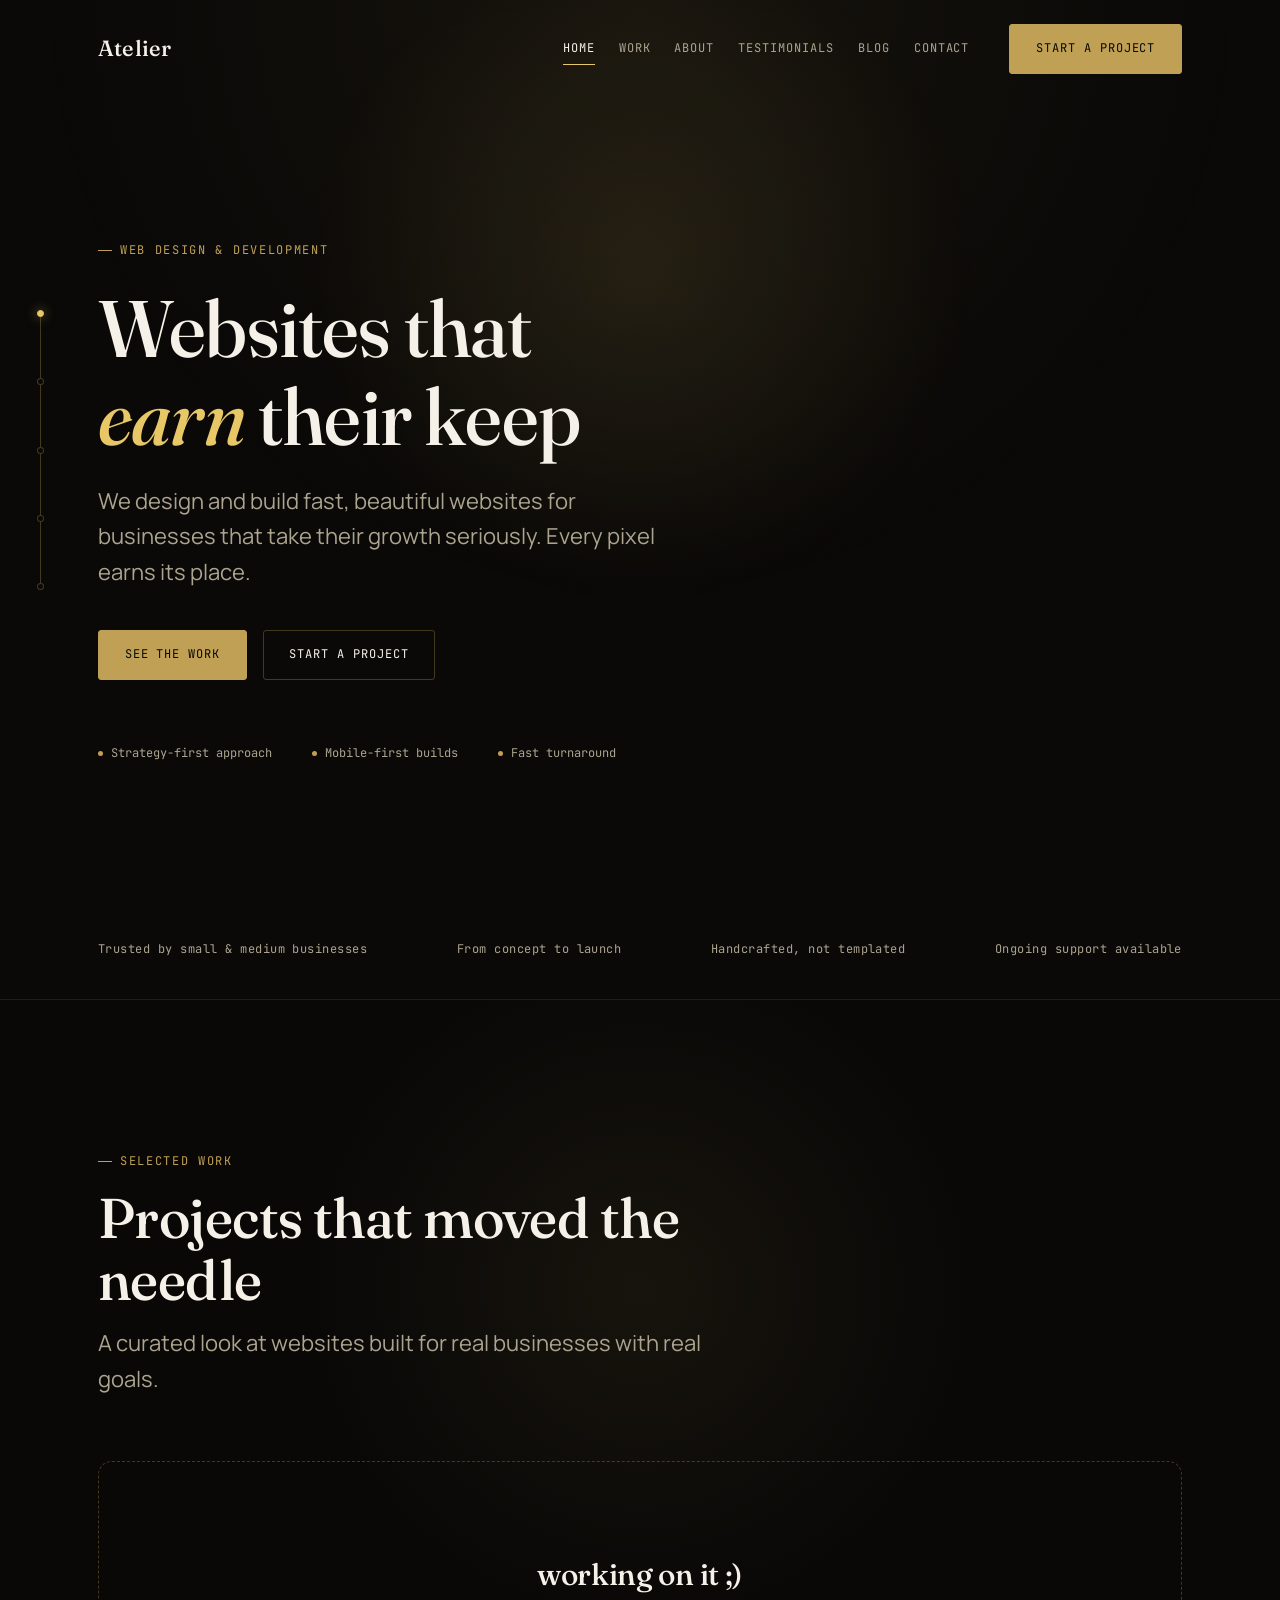
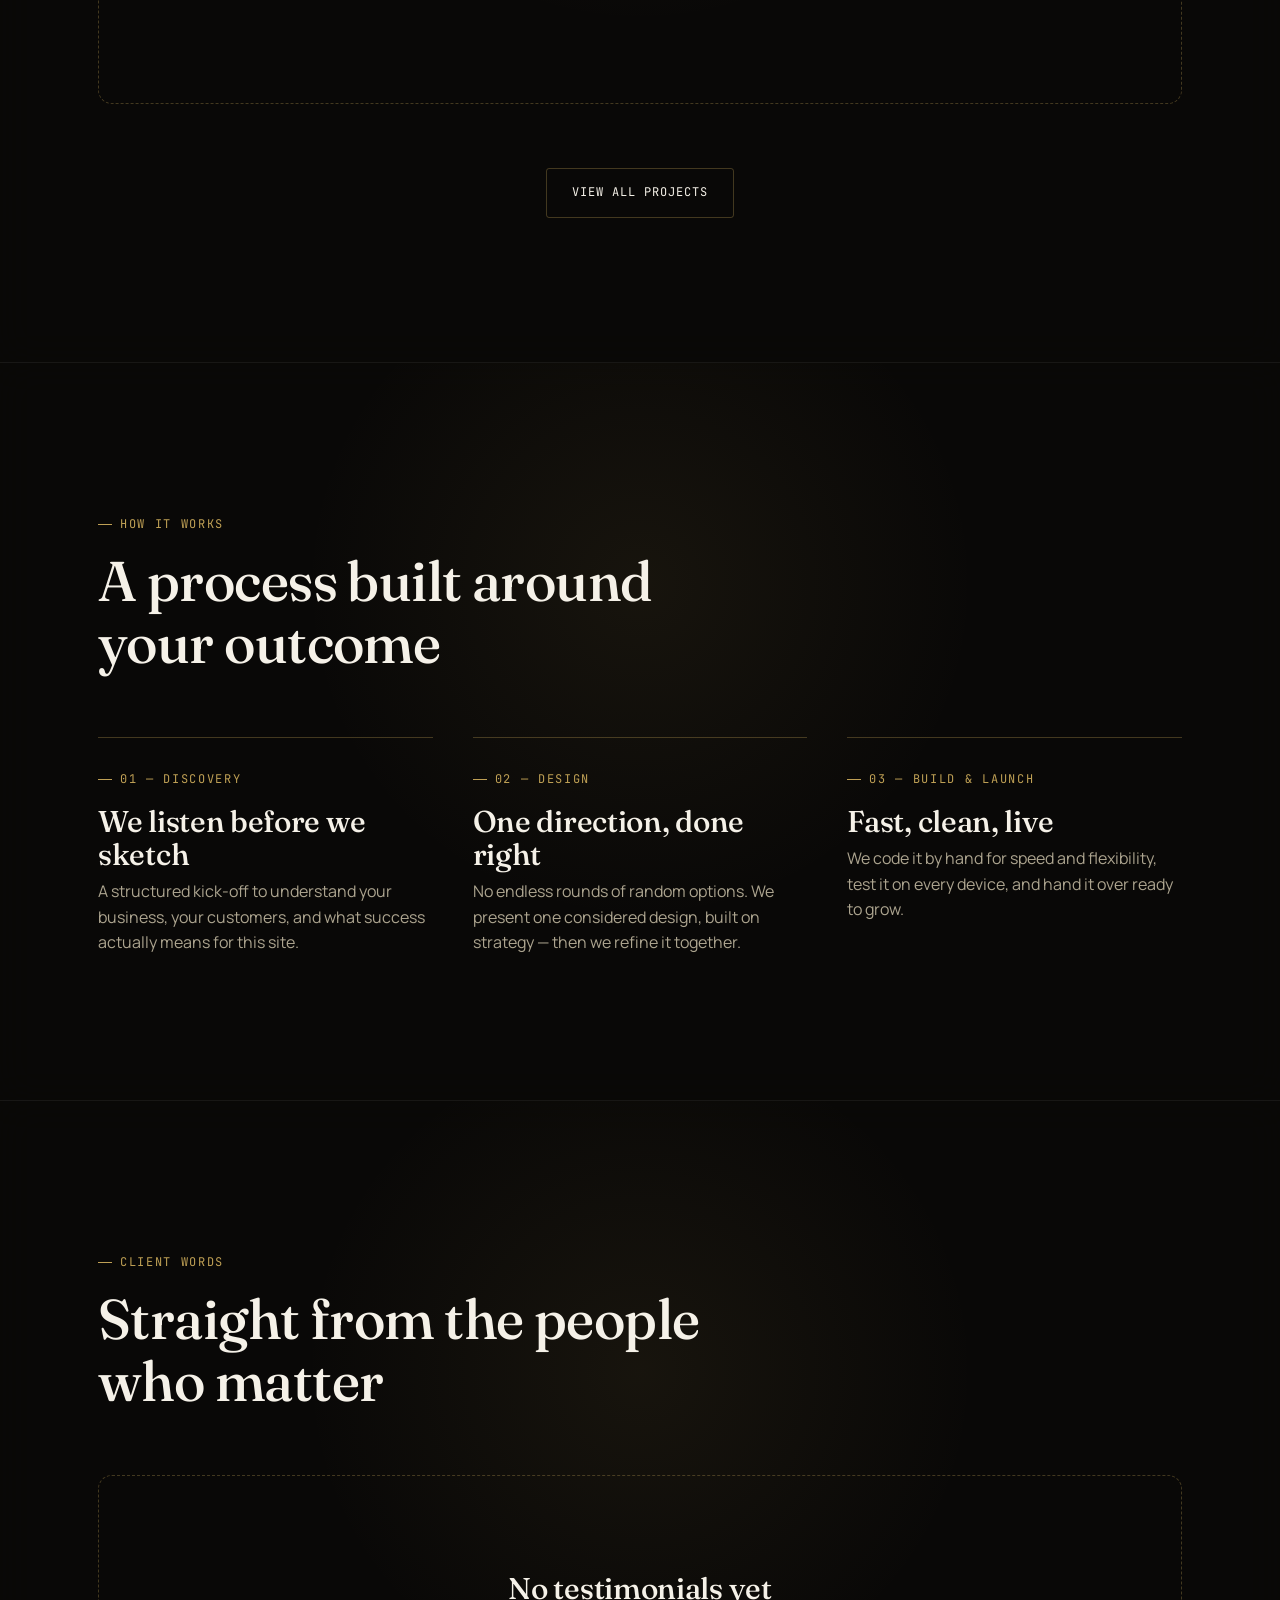
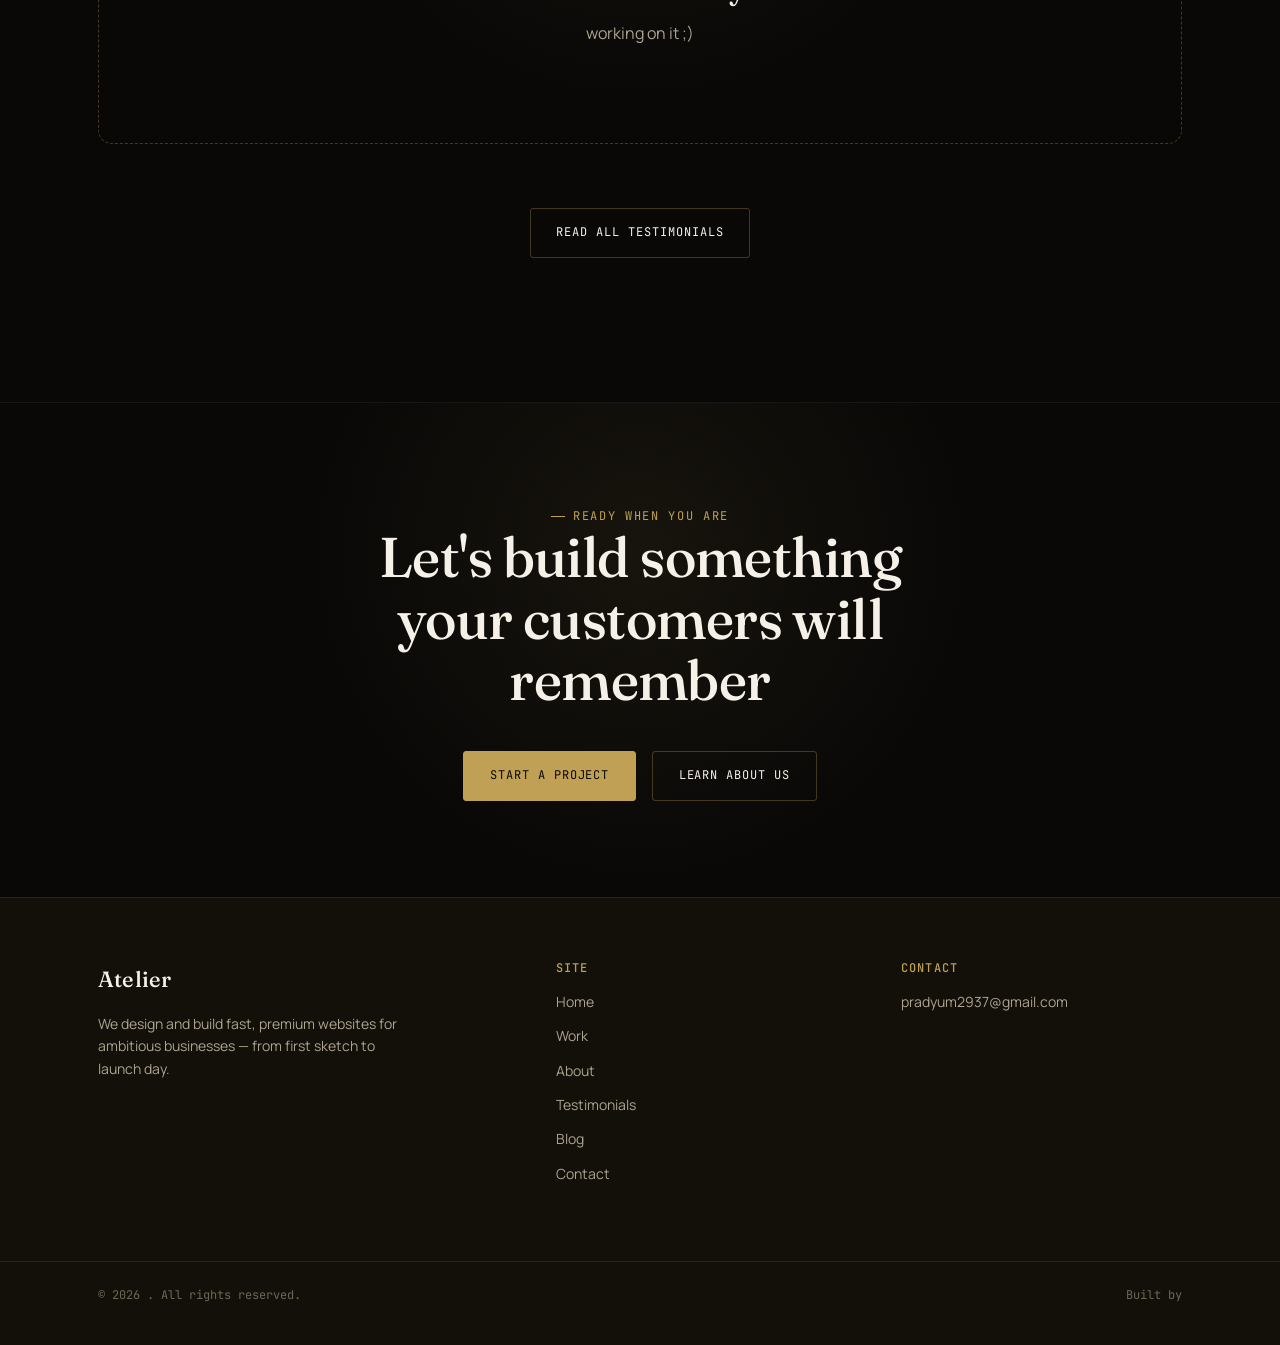
<file: index.html>
<!DOCTYPE html>
<html lang="en">
<head>
  <meta charset="UTF-8" />
  <meta name="viewport" content="width=device-width, initial-scale=1.0" />
  <title>Home</title>

  <!-- Google Fonts: Fraunces (display serif) + Manrope (body sans) + JetBrains Mono (labels) -->
  <link rel="preconnect" href="https://fonts.googleapis.com" />
  <link rel="preconnect" href="https://fonts.gstatic.com" crossorigin />
  <link href="https://fonts.googleapis.com/css2?family=Fraunces:ital,opsz,wght@0,9..144,400;0,9..144,500;1,9..144,400;1,9..144,500&family=Manrope:wght@400;500;600&family=JetBrains+Mono:wght@400;500&display=swap" rel="stylesheet" />

  <link rel="stylesheet" href="assets/css/tokens.css" />
  <link rel="stylesheet" href="assets/css/base.css" />
  <link rel="stylesheet" href="assets/css/components.css" />
  <link rel="stylesheet" href="assets/css/animations.css" />
  <link rel="stylesheet" href="assets/css/home.css" />
</head>
<body>
  <!-- Scroll progress bar (mobile) -->
  <div id="scroll-progress-mount"></div>

  <!-- Navigation -->
  <header class="site-header" id="site-header"></header>

  <!-- Throughline navigation rail -->
  <div id="throughline-mount"></div>

  <main>

    <!-- ═══════════ HERO ═══════════ -->
    <section class="hero hero-glow" data-throughline="hero">
      <div class="container">
        <div class="hero-text">
          <p class="eyebrow hero-eyebrow reveal">Web Design &amp; Development</p>
          <h1 class="reveal" style="--delay:80ms">
            Websites that <em>earn</em> their keep
          </h1>
          <p class="hero-sub reveal" style="--delay:160ms">
            We design and build fast, beautiful websites for businesses that take their
            growth seriously. Every pixel earns its place.
          </p>
          <div class="hero-actions reveal" style="--delay:240ms">
            <a href="work.html" class="btn btn-primary">See the work</a>
            <a href="contact.html" class="btn btn-ghost">Start a project</a>
          </div>
          <div class="hero-badges reveal" style="--delay:360ms">
            <span class="hero-badge">Strategy-first approach</span>
            <span class="hero-badge">Mobile-first builds</span>
            <span class="hero-badge">Fast turnaround</span>
          </div>
        </div>

      </div>
    </section>

    <!-- ═══════════ TRUST STRIP ═══════════ -->
    <div class="trust-strip reveal">
      <div class="container">
        <span class="trust-item">Trusted by small &amp; medium businesses</span>
        <span class="trust-item">From concept to launch</span>
        <span class="trust-item">Handcrafted, not templated</span>
        <span class="trust-item">Ongoing support available</span>
      </div>
    </div>

    <!-- ═══════════ FEATURED WORK ═══════════ -->
    <section class="section" data-throughline="work">
      <div class="container">
        <div class="section-head">
          <span class="eyebrow reveal">Selected Work</span>
          <h2 class="reveal" style="--delay:80ms">Projects that moved the needle</h2>
          <p class="reveal" style="--delay:160ms">
            A curated look at websites built for real businesses with real goals.
          </p>
        </div>

        <div class="work-grid" id="home-projects-grid">
          <!-- Populated by home.js from data-projects.js -->
        </div>

        <div class="reveal" style="--delay:200ms;margin-top:var(--space-xl);text-align:center;">
          <a href="work.html" class="btn btn-ghost">View all projects</a>
        </div>
      </div>
    </section>

    <!-- ═══════════ PROCESS ═══════════ -->
    <section class="section" data-throughline="process">
      <div class="container">
        <div class="section-head">
          <span class="eyebrow reveal">How it works</span>
          <h2 class="reveal" style="--delay:80ms">A process built around your outcome</h2>
        </div>

        <div class="process-grid">
          <div class="process-step reveal" style="--delay:0ms">
            <span class="eyebrow">01 &mdash; Discovery</span>
            <h3>We listen before we sketch</h3>
            <p>A structured kick-off to understand your business, your customers,
               and what success actually means for this site.</p>
          </div>
          <div class="process-step reveal" style="--delay:100ms">
            <span class="eyebrow">02 &mdash; Design</span>
            <h3>One direction, done right</h3>
            <p>No endless rounds of random options. We present one considered design,
               built on strategy — then we refine it together.</p>
          </div>
          <div class="process-step reveal" style="--delay:200ms">
            <span class="eyebrow">03 &mdash; Build &amp; Launch</span>
            <h3>Fast, clean, live</h3>
            <p>We code it by hand for speed and flexibility, test it on every device,
               and hand it over ready to grow.</p>
          </div>
        </div>
      </div>
    </section>

    <!-- ═══════════ TESTIMONIALS PREVIEW ═══════════ -->
    <section class="section" data-throughline="testimonials">
      <div class="container">
        <div class="section-head">
          <span class="eyebrow reveal">Client Words</span>
          <h2 class="reveal" style="--delay:80ms">Straight from the people who matter</h2>
        </div>

        <div class="testimonial-grid" id="home-testimonials-grid">
          <!-- Populated by home.js -->
        </div>

        <div class="reveal" style="margin-top:var(--space-xl);text-align:center;">
          <a href="testimonials.html" class="btn btn-ghost">Read all testimonials</a>
        </div>
      </div>
    </section>

    <!-- ═══════════ CTA BANNER ═══════════ -->
    <section class="section cta-banner" data-throughline="cta">
      <div class="container">
        <span class="eyebrow reveal">Ready when you are</span>
        <h2 class="reveal" style="--delay:80ms">
          Let's build something your customers will remember
        </h2>
        <div class="cta-banner-actions reveal" style="--delay:160ms">
          <a href="contact.html" class="btn btn-primary">Start a project</a>
          <a href="about.html" class="btn btn-ghost">Learn about us</a>
        </div>
      </div>
    </section>

  </main>

  <!-- Footer -->
  <footer class="site-footer" id="site-footer"></footer>

  <!-- Scripts: config first, then data, then layout, then page -->
  <script src="assets/js/config.js"></script>
  <script src="assets/js/data-projects.js"></script>
  <script src="assets/js/data-testimonials.js"></script>
  <script src="assets/js/render-helpers.js"></script>
  <script src="assets/js/layout.js"></script>
  <script src="assets/js/animations.js"></script>
  <script>
    /* ---- Home page: populate grids from data files ---- */
    (function () {
      const projectGrid = document.getElementById("home-projects-grid");
      const featuredProjects = PROJECTS.filter((p) => p.featured).slice(0, 3);

      if (featuredProjects.length) {
        projectGrid.innerHTML = featuredProjects.map((p, i) => projectCardHTML(p, i)).join("");
      } else {
        projectGrid.innerHTML = emptyStateHTML({
          title: "working on it ;)",
          message: "",
          hint: "",
        });
      }

      const testimonialGrid = document.getElementById("home-testimonials-grid");
      const firstTwo = TESTIMONIALS.slice(0, 2);

      if (firstTwo.length) {
        testimonialGrid.innerHTML = firstTwo.map((t, i) => testimonialCardHTML(t, i)).join("");
      } else {
        testimonialGrid.innerHTML = emptyStateHTML({
          title: "No testimonials yet",
          message: "working on it ;)",
          hint: "",
        });
      }

      /* Kick off reveal observers after dynamic content is injected */
      document.querySelectorAll(".reveal, .reveal-line").forEach((el) => {
        const io = new IntersectionObserver(
          (entries) => {
            entries.forEach((e) => { if (e.isIntersecting) { e.target.classList.add("is-visible"); io.unobserve(e.target); } });
          },
          { threshold: 0.1 }
        );
        io.observe(el);
      });
    })();
  </script>
</body>
</html>
</file>
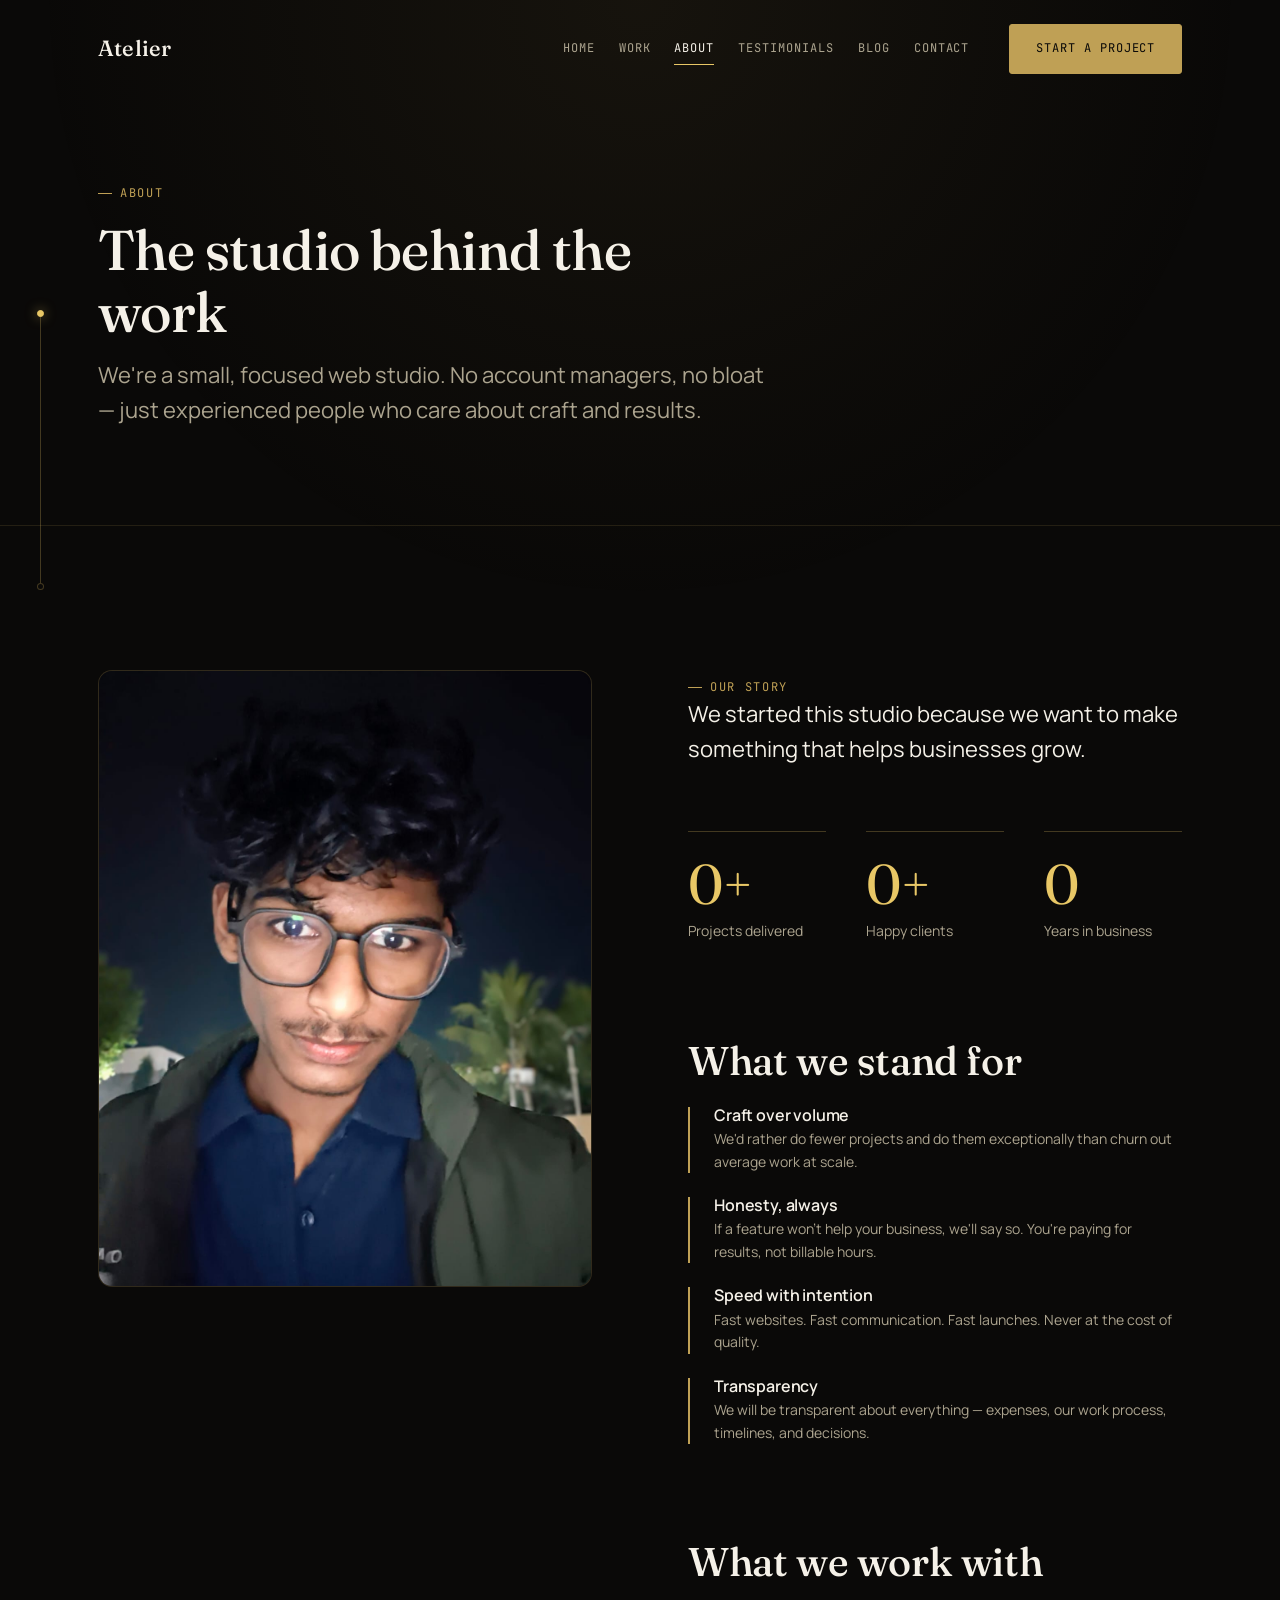
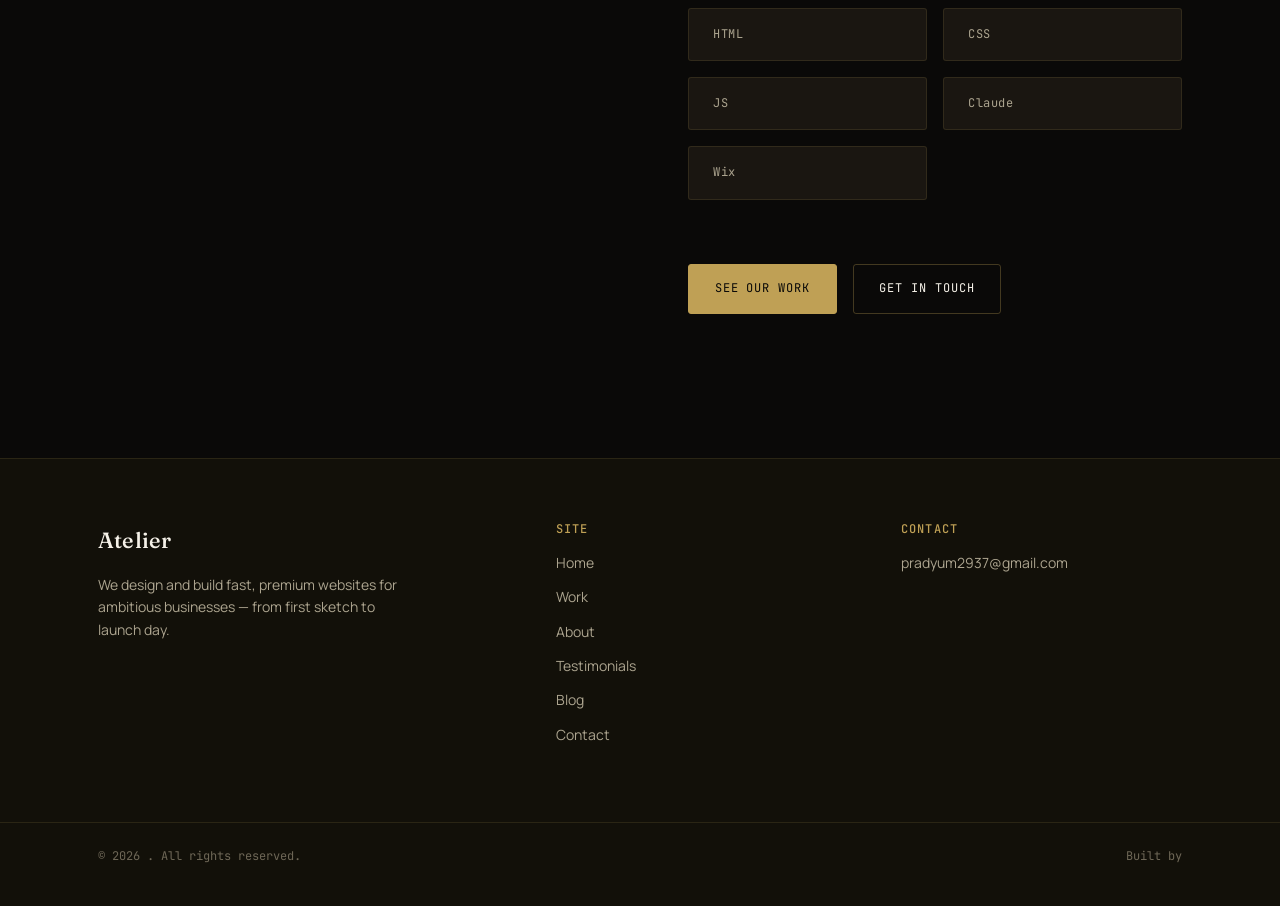
<file: about.html>
<!DOCTYPE html>
<html lang="en">
<head>
  <meta charset="UTF-8" />
  <meta name="viewport" content="width=device-width, initial-scale=1.0" />
  <title>About</title>
  <link rel="preconnect" href="https://fonts.googleapis.com" />
  <link rel="preconnect" href="https://fonts.gstatic.com" crossorigin />
  <link href="https://fonts.googleapis.com/css2?family=Fraunces:ital,opsz,wght@0,9..144,400;0,9..144,500;1,9..144,400;1,9..144,500&family=Manrope:wght@400;500;600&family=JetBrains+Mono:wght@400;500&display=swap" rel="stylesheet" />
  <link rel="stylesheet" href="assets/css/tokens.css" />
  <link rel="stylesheet" href="assets/css/base.css" />
  <link rel="stylesheet" href="assets/css/components.css" />
  <link rel="stylesheet" href="assets/css/animations.css" />
  <link rel="stylesheet" href="assets/css/pages.css" />

  <style>
    /* ── About page extras ── */
    .about-section { padding-block: var(--space-3xl); }
    .stat-row {
      display: grid;
      grid-template-columns: repeat(3, 1fr);
      gap: var(--space-lg);
      margin-top: var(--space-xl);
    }
    .stat-item { border-top: 1px solid var(--color-border-strong); padding-top: var(--space-md); }
    .stat-item .number {
      font-family: var(--font-display);
      font-size: var(--text-3xl);
      color: var(--color-gold-bright);
      line-height: 1;
    }
    .stat-item p { margin-top: var(--space-2xs); font-size: var(--text-sm); }
    @media (max-width: 600px) { .stat-row { grid-template-columns: 1fr 1fr; } }
  </style>
</head>
<body>
  <div id="scroll-progress-mount"></div>
  <header class="site-header" id="site-header"></header>
  <div id="throughline-mount"></div>

  <main>

    <section class="page-hero" data-throughline="hero">
      <div class="container">
        <span class="eyebrow reveal">About</span>
        <h1 class="reveal" style="--delay:80ms">The studio behind the work</h1>
        <p class="reveal" style="--delay:160ms">
          We're a small, focused web studio. No account managers, no bloat —
          just experienced people who care about craft and results.
        </p>
      </div>
    </section>

    <!-- ── ABOUT BODY ── -->
    <section class="about-section" data-throughline="about">
      <div class="container">
        <div class="about-layout">

          <!-- Portrait / photo -->
          <div class="about-portrait reveal">
            <img src="PRADYUMNA MOHARIR.jpeg" alt="Pradyumna Moharir" />
          </div>

          <!-- Body copy -->
          <div class="about-body">
            <!--
              ════════════════════════════════════════════
              EDIT THIS SECTION — replace the placeholder
              paragraphs with your own story.
              ════════════════════════════════════════════
            -->
            <span class="eyebrow reveal">Our story</span>
            <p class="about-intro reveal" style="--delay:80ms">
              We started this studio because we want to make something that helps businesses grow.
            </p>

            <!-- Stats -->
            <div class="stat-row">
              <!--
                Edit the numbers and labels below.
                Delete rows you don't need, or duplicate rows to add more.
              -->
              <div class="stat-item reveal" style="--delay:0ms">
                <div class="number">0+</div>
                <p>Projects delivered</p>
              </div>
              <div class="stat-item reveal" style="--delay:80ms">
                <div class="number">0+</div>
                <p>Happy clients</p>
              </div>
              <div class="stat-item reveal" style="--delay:160ms">
                <div class="number">0</div>
                <p>Years in business</p>
              </div>
            </div>

            <!-- Values -->
            <h2 class="reveal" style="--delay:0ms;margin-top:var(--space-2xl)">What we stand for</h2>
            <div class="values-list">
              <!--
                Edit or add values. Each .value-item is one principle.
                The gold left-border treatment is applied automatically.
              -->
              <div class="value-item reveal" style="--delay:0ms">
                <h4>Craft over volume</h4>
                <p>We'd rather do fewer projects and do them exceptionally than churn
                   out average work at scale.</p>
              </div>
              <div class="value-item reveal" style="--delay:80ms">
                <h4>Honesty, always</h4>
                <p>If a feature won't help your business, we'll say so. You're paying
                   for results, not billable hours.</p>
              </div>
              <div class="value-item reveal" style="--delay:160ms">
                <h4>Speed with intention</h4>
                <p>Fast websites. Fast communication. Fast launches. Never at the cost
                   of quality.</p>
              </div>
              <div class="value-item reveal" style="--delay:240ms">
                <h4>Transparency</h4>
                <p>We will be transparent about everything — expenses, our work process, timelines, and decisions.</p>
              </div>
            </div>

            <!-- Skills -->
            <h2 class="reveal" style="margin-top:var(--space-2xl)">What we work with</h2>
            <div class="skills-grid">
              <div class="skill-pill reveal" style="--delay:0ms">HTML</div>
              <div class="skill-pill reveal" style="--delay:60ms">CSS</div>
              <div class="skill-pill reveal" style="--delay:120ms">JS</div>
              <div class="skill-pill reveal" style="--delay:180ms">Claude</div>
              <div class="skill-pill reveal" style="--delay:240ms">Wix</div>
            </div>

            <div class="about-cta reveal">
              <a href="work.html" class="btn btn-primary">See our work</a>
              <a href="contact.html" class="btn btn-ghost">Get in touch</a>
            </div>
          </div>
        </div>
      </div>
    </section>

  </main>

  <footer class="site-footer" id="site-footer"></footer>

  <script src="assets/js/config.js"></script>
  <script src="assets/js/render-helpers.js"></script>
  <script src="assets/js/layout.js"></script>
  <script src="assets/js/animations.js"></script>
</body>
</html>
</file>
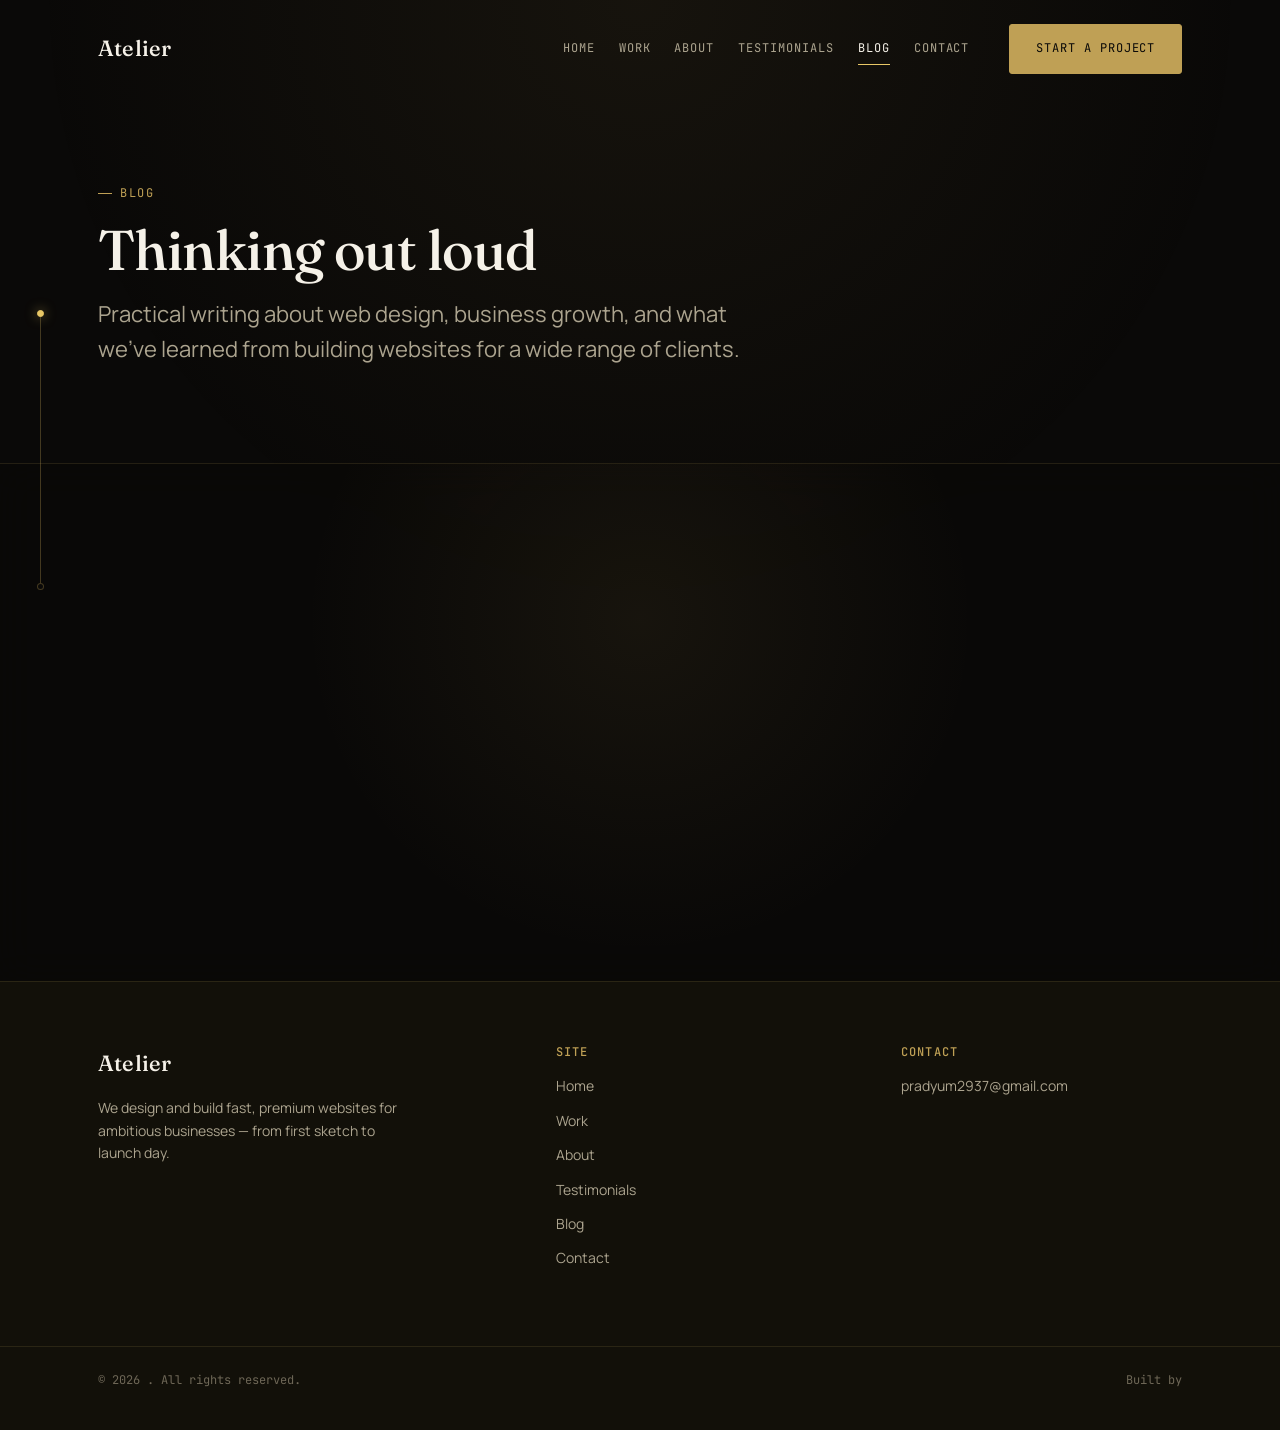
<file: blog.html>
<!DOCTYPE html>
<html lang="en">
<head>
  <meta charset="UTF-8" />
  <meta name="viewport" content="width=device-width, initial-scale=1.0" />
  <title>Blog</title>
  <link rel="preconnect" href="https://fonts.googleapis.com" />
  <link rel="preconnect" href="https://fonts.gstatic.com" crossorigin />
  <link href="https://fonts.googleapis.com/css2?family=Fraunces:ital,opsz,wght@0,9..144,400;0,9..144,500;1,9..144,400;1,9..144,500&family=Manrope:wght@400;500;600&family=JetBrains+Mono:wght@400;500&display=swap" rel="stylesheet" />
  <link rel="stylesheet" href="assets/css/tokens.css" />
  <link rel="stylesheet" href="assets/css/base.css" />
  <link rel="stylesheet" href="assets/css/components.css" />
  <link rel="stylesheet" href="assets/css/animations.css" />
  <link rel="stylesheet" href="assets/css/pages.css" />
</head>
<body>
  <div id="scroll-progress-mount"></div>
  <header class="site-header" id="site-header"></header>
  <div id="throughline-mount"></div>

  <main>

    <section class="page-hero" data-throughline="hero">
      <div class="container">
        <span class="eyebrow reveal">Blog</span>
        <h1 class="reveal" style="--delay:80ms">Thinking out loud</h1>
        <p class="reveal" style="--delay:160ms">
          Practical writing about web design, business growth, and what we've
          learned from building websites for a wide range of clients.
        </p>
      </div>
    </section>

    <section class="section" data-throughline="posts">
      <div class="container">
        <div class="blog-grid" id="blog-grid">
          <!-- Static fallback shown when there are no posts (visible without JS) -->
          <div class="empty-state reveal" style="--delay:80ms">
            <p class="form-note">coming soon ;)</p>
          </div>
        </div>
      </div>
    </section>

  </main>

  <footer class="site-footer" id="site-footer"></footer>

  <script src="assets/js/config.js"></script>
  <script src="assets/js/data-posts.js"></script>
  <script src="assets/js/render-helpers.js"></script>
  <script src="assets/js/layout.js"></script>
  <script src="assets/js/animations.js"></script>
  <script>
    (function () {
      const grid = document.getElementById("blog-grid");
      /* Sort newest first: relies on the order in data-posts.js by default */
      if (POSTS.length) {
        grid.innerHTML = POSTS.map((p, i) => postCardHTML(p, i)).join("");
      } else {
        grid.innerHTML = '<div class="empty-state reveal" style="--delay:80ms"><p class="form-note">coming soon ;)</p></div>';
      }
    })();
  </script>
</body>
</html>
</file>
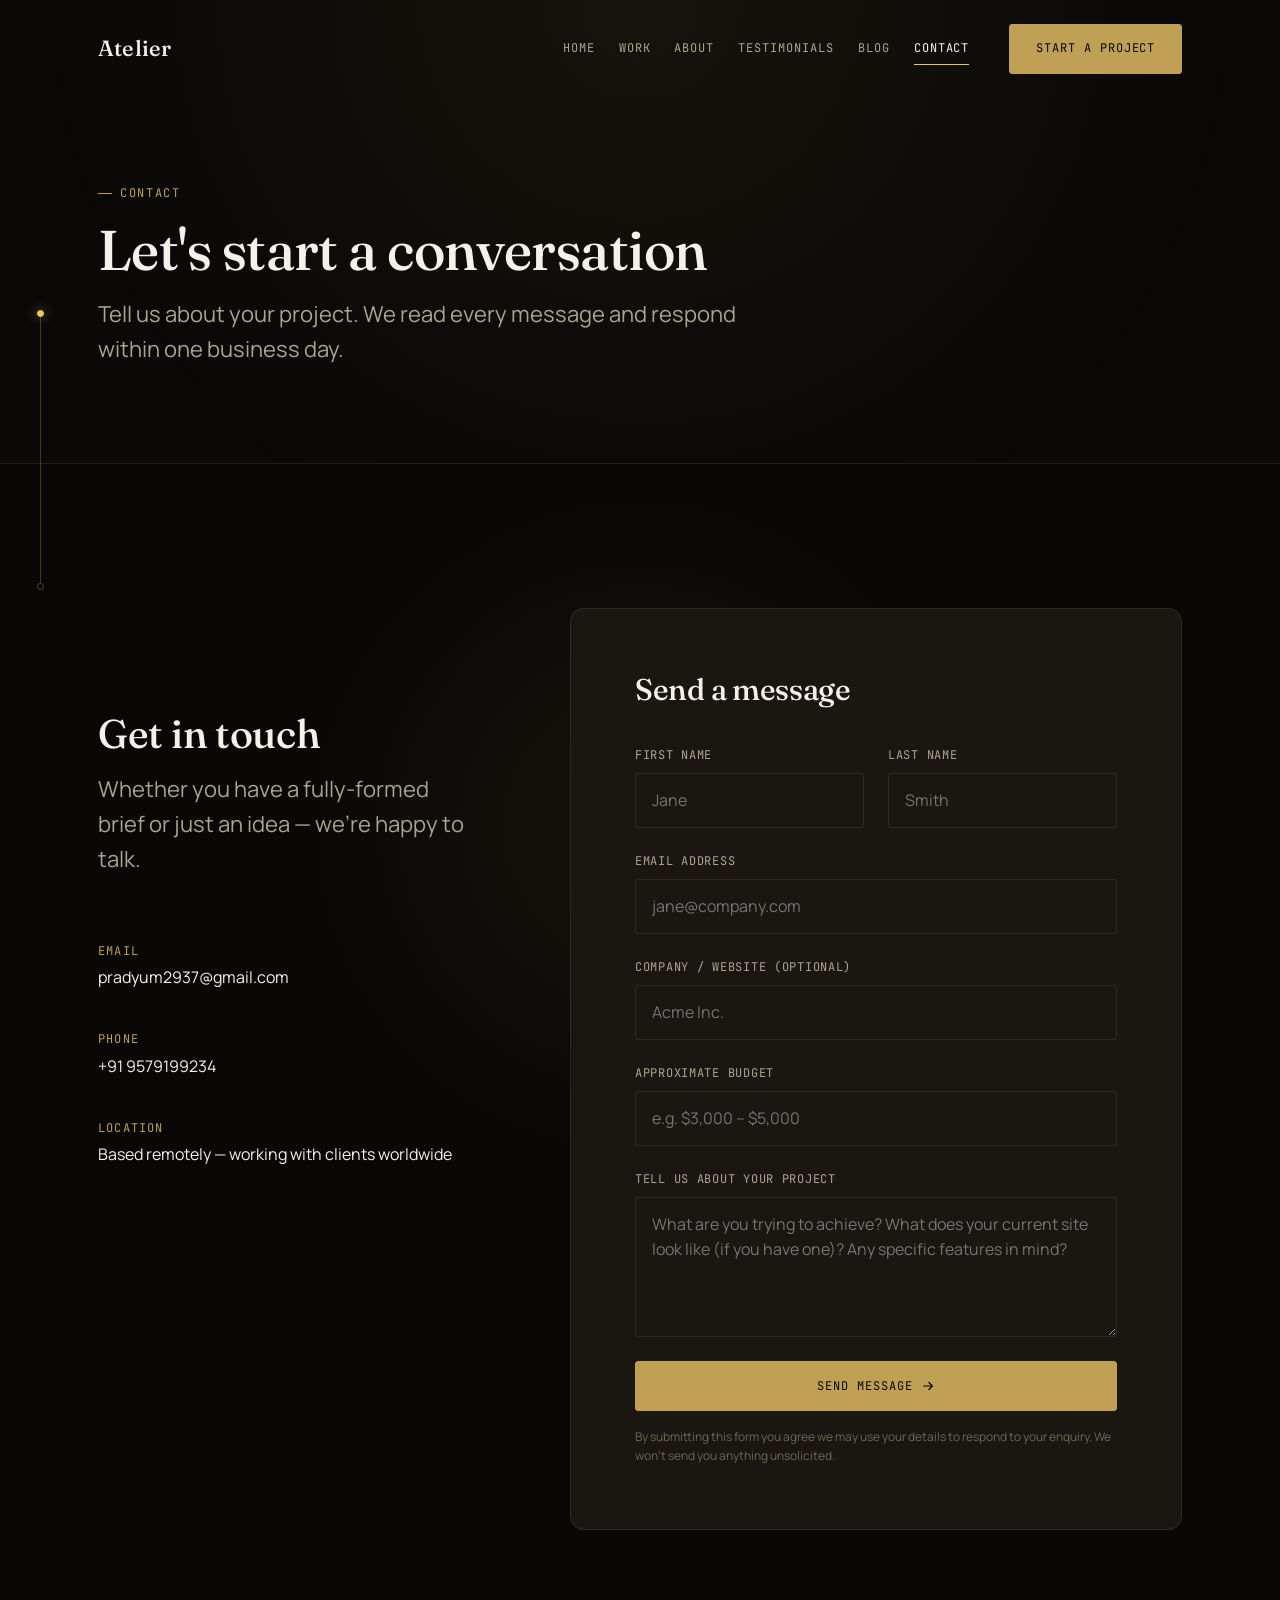
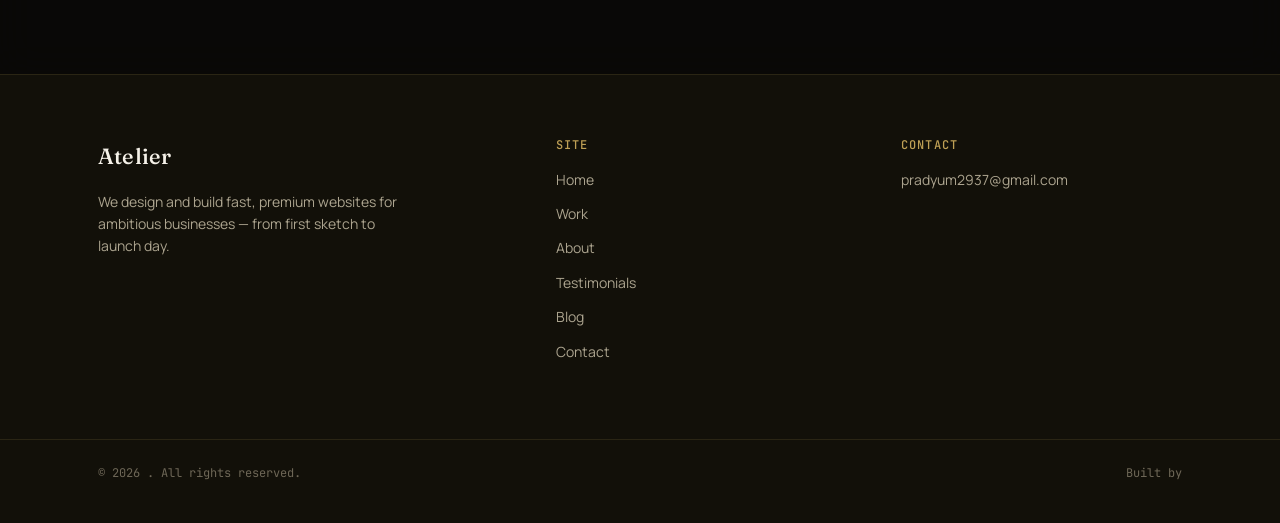
<file: contact.html>
<!DOCTYPE html>
<html lang="en">
<head>
  <meta charset="UTF-8" />
  <meta name="viewport" content="width=device-width, initial-scale=1.0" />
  <title>Contact</title>
  <link rel="preconnect" href="https://fonts.googleapis.com" />
  <link rel="preconnect" href="https://fonts.gstatic.com" crossorigin />
  <link href="https://fonts.googleapis.com/css2?family=Fraunces:ital,opsz,wght@0,9..144,400;0,9..144,500;1,9..144,400;1,9..144,500&family=Manrope:wght@400;500;600&family=JetBrains+Mono:wght@400;500&display=swap" rel="stylesheet" />
  <link rel="stylesheet" href="assets/css/tokens.css" />
  <link rel="stylesheet" href="assets/css/base.css" />
  <link rel="stylesheet" href="assets/css/components.css" />
  <link rel="stylesheet" href="assets/css/animations.css" />
  <link rel="stylesheet" href="assets/css/pages.css" />
</head>
<body>
  <div id="scroll-progress-mount"></div>
  <header class="site-header" id="site-header"></header>
  <div id="throughline-mount"></div>

  <main>

    <section class="page-hero" data-throughline="hero">
      <div class="container">
        <span class="eyebrow reveal">Contact</span>
        <h1 class="reveal" style="--delay:80ms">Let's start a conversation</h1>
        <p class="reveal" style="--delay:160ms">
          Tell us about your project. We read every message and respond within
          one business day.
        </p>
      </div>
    </section>

    <section class="section" data-throughline="contact">
      <div class="container">
        <div class="contact-layout">

          <!-- Left: contact details pulled from config.js -->
          <div class="contact-info reveal">
            <h2>Get in touch</h2>
            <p>Whether you have a fully-formed brief or just an idea — we're
               happy to talk.</p>

            <div class="contact-detail-list" id="contact-details">
              <!-- Injected by inline script from SITE_CONFIG -->
            </div>
          </div>

          <!-- Right: contact form -->
          <div class="contact-form-card reveal" style="--delay:120ms">
            <h3>Send a message</h3>

            <!-- Success state -->
            <div class="form-success" id="form-success">
              <div class="form-success__icon">&#10003;</div>
              <h3>Message received</h3>
              <p>We'll be in touch within one business day.</p>
            </div>

            <!-- Form -->
            <div id="contact-form-wrap">
              <!--
                HOW TO WIRE UP THIS FORM:
                ─────────────────────────
                Option A (recommended — free):
                  Sign up at https://formspree.io, create a form,
                  and set the action attribute below to your Formspree URL:
                  e.g. action="https://formspree.io/f/YOUR_ID"

                Option B:
                  Use any form backend (Netlify Forms, EmailJS, etc.)
                  and adapt the submit handler below accordingly.

                For now, the form shows a success message on submit
                so the UI works correctly during development.
              -->
              <form
                id="contact-form"
                method="POST"
                action=""
              >
                <div class="form-row">
                  <div class="form-field">
                    <label for="f-name">First name</label>
                    <input type="text" id="f-name" name="first_name" placeholder="Jane" required />
                  </div>
                  <div class="form-field">
                    <label for="f-surname">Last name</label>
                    <input type="text" id="f-surname" name="last_name" placeholder="Smith" required />
                  </div>
                </div>

                <div class="form-field">
                  <label for="f-email">Email address</label>
                  <input type="email" id="f-email" name="email" placeholder="jane@company.com" required />
                </div>

                <div class="form-field">
                  <label for="f-company">Company / website (optional)</label>
                  <input type="text" id="f-company" name="company" placeholder="Acme Inc." />
                </div>

                <div class="form-field">
                  <label for="f-budget">Approximate budget</label>
                  <input type="text" id="f-budget" name="budget" placeholder="e.g. $3,000 – $5,000" />
                </div>

                <div class="form-field">
                  <label for="f-message">Tell us about your project</label>
                  <textarea id="f-message" name="message" placeholder="What are you trying to achieve? What does your current site look like (if you have one)? Any specific features in mind?" required></textarea>
                </div>

                <button type="submit" class="btn btn-primary" style="width:100%;justify-content:center;">
                  Send message
                  <svg width="14" height="14" viewBox="0 0 16 16" fill="none" aria-hidden="true">
                    <path d="M3 8h10M9 4l4 4-4 4" stroke="currentColor" stroke-width="1.4" stroke-linecap="round" stroke-linejoin="round"/>
                  </svg>
                </button>

                <p class="form-note">
                  By submitting this form you agree we may use your details to
                  respond to your enquiry. We won't send you anything unsolicited.
                </p>
              </form>
            </div>
          </div>

        </div>
      </div>
    </section>

  </main>

  <footer class="site-footer" id="site-footer"></footer>

  <script src="assets/js/config.js"></script>
  <script src="assets/js/render-helpers.js"></script>
  <script src="assets/js/layout.js"></script>
  <script src="assets/js/animations.js"></script>
  <script>
    (function () {
      /* ── Inject contact details from config.js ── */
      const detailsMount = document.getElementById("contact-details");
      const cfg = SITE_CONFIG.contact;
      const items = [];

      if (cfg.email) {
        items.push({ label: "Email", value: `<a href="mailto:${cfg.email}">${cfg.email}</a>` });
      }
      if (cfg.phone) {
        items.push({ label: "Phone", value: `<a href="tel:${cfg.phone.replace(/\D/g,"")}">${cfg.phone}</a>` });
      }
      if (cfg.location) {
        items.push({ label: "Location", value: cfg.location });
      }
      if (cfg.calendlyUrl) {
        items.push({ label: "Book a call", value: `<a href="${cfg.calendlyUrl}" target="_blank" rel="noopener">Schedule 30 min →</a>` });
      }

      const socialsFiltered = SITE_CONFIG.socials.filter((s) => s.url);
      if (socialsFiltered.length) {
        items.push({
          label: "Follow",
          value: socialsFiltered.map((s) =>
            `<a href="${s.url}" target="_blank" rel="noopener" style="display:inline-block;margin-right:.75rem;">${s.label}</a>`
          ).join("")
        });
      }

      detailsMount.innerHTML = items.map((item) => `
        <div class="contact-detail">
          <span class="contact-detail__label">${item.label}</span>
          <div class="contact-detail__value">${item.value}</div>
        </div>
      `).join("");

      /* ── Form handling ── */
      const form = document.getElementById("contact-form");
      const successEl = document.getElementById("form-success");
      const formWrap = document.getElementById("contact-form-wrap");

      form.addEventListener("submit", async (e) => {
        const action = form.getAttribute("action");

        if (!action) {
          /* Development / no backend: just show success */
          e.preventDefault();
          formWrap.style.display = "none";
          successEl.classList.add("is-shown");
          return;
        }

        /* If Formspree or similar is wired up, let it handle the POST */
        e.preventDefault();
        const data = new FormData(form);
        try {
          const res = await fetch(action, {
            method: "POST",
            body: data,
            headers: { Accept: "application/json" },
          });
          if (res.ok) {
            formWrap.style.display = "none";
            successEl.classList.add("is-shown");
          } else {
            alert("Something went wrong. Please email us directly at " + (cfg.email || "the address above") + ".");
          }
        } catch {
          alert("Network error. Please email us directly.");
        }
      });
    })();
  </script>
</body>
</html>
</file>
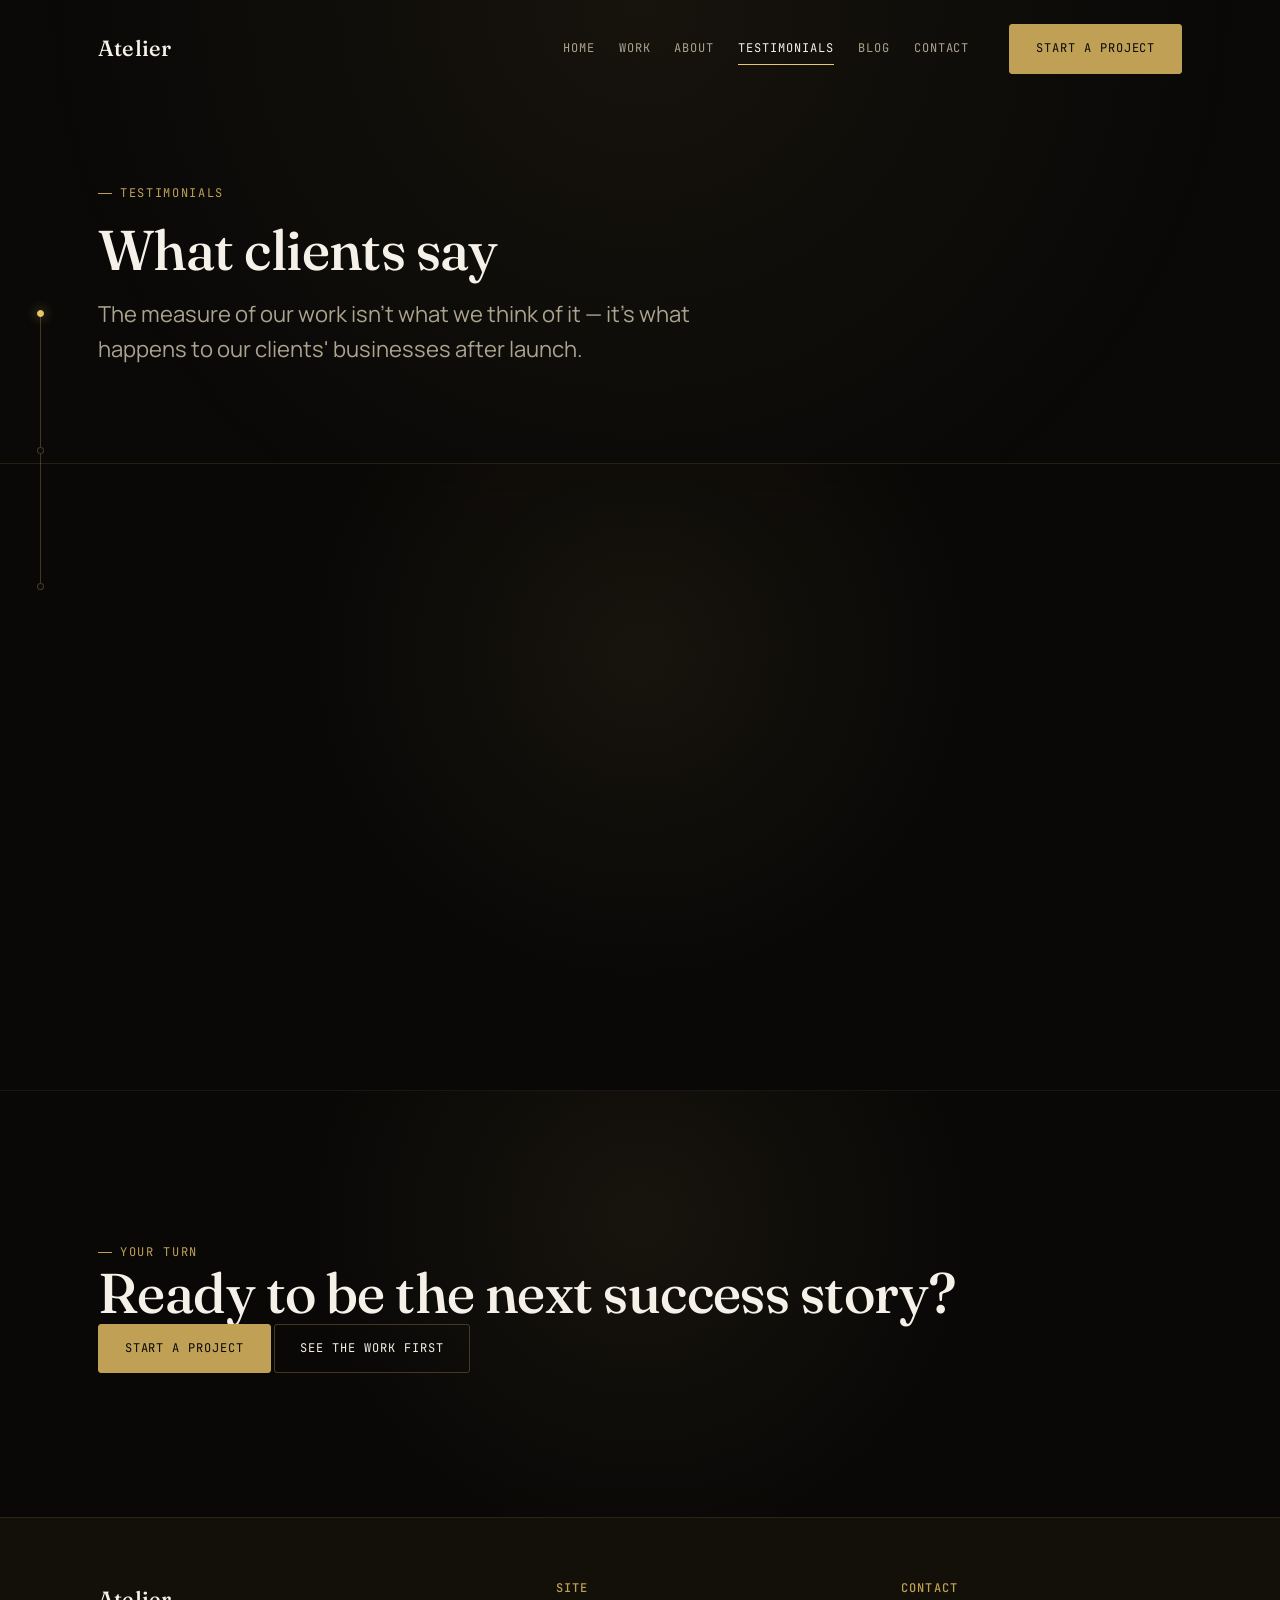
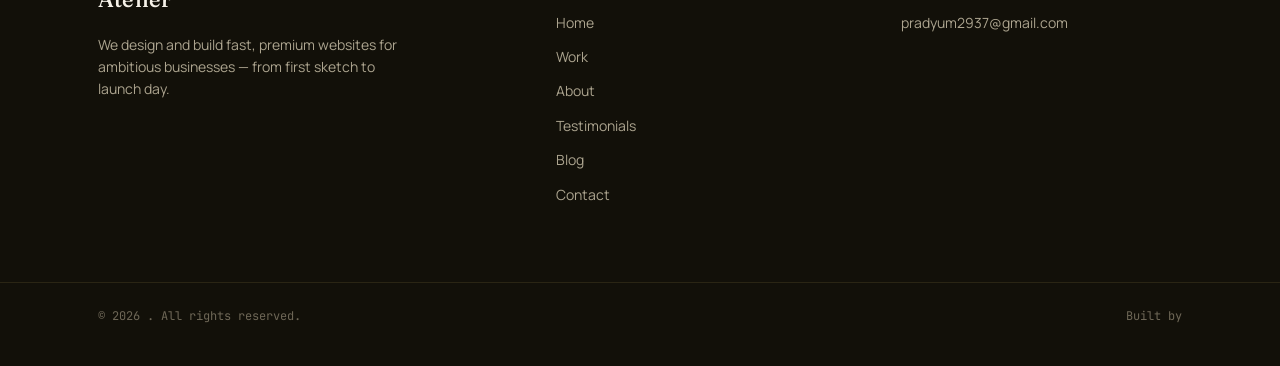
<file: testimonials.html>
<!DOCTYPE html>
<html lang="en">
<head>
  <meta charset="UTF-8" />
  <meta name="viewport" content="width=device-width, initial-scale=1.0" />
  <title>Testimonials</title>
  <link rel="preconnect" href="https://fonts.googleapis.com" />
  <link rel="preconnect" href="https://fonts.gstatic.com" crossorigin />
  <link href="https://fonts.googleapis.com/css2?family=Fraunces:ital,opsz,wght@0,9..144,400;0,9..144,500;1,9..144,400;1,9..144,500&family=Manrope:wght@400;500;600&family=JetBrains+Mono:wght@400;500&display=swap" rel="stylesheet" />
  <link rel="stylesheet" href="assets/css/tokens.css" />
  <link rel="stylesheet" href="assets/css/base.css" />
  <link rel="stylesheet" href="assets/css/components.css" />
  <link rel="stylesheet" href="assets/css/animations.css" />
  <link rel="stylesheet" href="assets/css/pages.css" />
</head>
<body>
  <div id="scroll-progress-mount"></div>
  <header class="site-header" id="site-header"></header>
  <div id="throughline-mount"></div>

  <main>

    <section class="page-hero" data-throughline="hero">
      <div class="container">
        <span class="eyebrow reveal">Testimonials</span>
        <h1 class="reveal" style="--delay:80ms">What clients say</h1>
        <p class="reveal" style="--delay:160ms">
          The measure of our work isn't what we think of it — it's what happens
          to our clients' businesses after launch.
        </p>
      </div>
    </section>

    <section class="section" data-throughline="testimonials">
      <div class="container">
        <div class="all-testimonials-grid" id="testimonials-grid">
          <!-- Populated by inline script -->
        </div>
      </div>
    </section>

    <!-- CTA -->
    <section class="section cta-banner" data-throughline="cta">
      <div class="container">
        <span class="eyebrow reveal">Your turn</span>
        <h2 class="reveal" style="--delay:80ms">
          Ready to be the next success story?
        </h2>
        <div class="cta-banner-actions reveal" style="--delay:160ms">
          <a href="contact.html" class="btn btn-primary">Start a project</a>
          <a href="work.html" class="btn btn-ghost">See the work first</a>
        </div>
      </div>
    </section>

  </main>

  <footer class="site-footer" id="site-footer"></footer>

  <script src="assets/js/config.js"></script>
  <script src="assets/js/data-testimonials.js"></script>
  <script src="assets/js/render-helpers.js"></script>
  <script src="assets/js/layout.js"></script>
  <script src="assets/js/animations.js"></script>
  <script>
    (function () {
      const grid = document.getElementById("testimonials-grid");
      if (TESTIMONIALS.length) {
        /* Add star ratings above each testimonial card */
        grid.innerHTML = TESTIMONIALS.map((t, i) => {
          const stars = `<div class="star-row">${"<span>★</span>".repeat(5)}</div>`;
          const card = testimonialCardHTML(t, i);
          /* Inject stars inside the card after the opening tag */
          return card.replace('<span class="testimonial-card__mark">', stars + '<span class="testimonial-card__mark">');
        }).join("");
      } else {
        grid.innerHTML = emptyStateHTML({
          title: "No testimonials yet",
          message: "Open assets/js/data-testimonials.js, uncomment the example, and add your first client quote.",
          hint: "data-testimonials.js",
        });
      }
    })();
  </script>
</body>
</html>
</file>
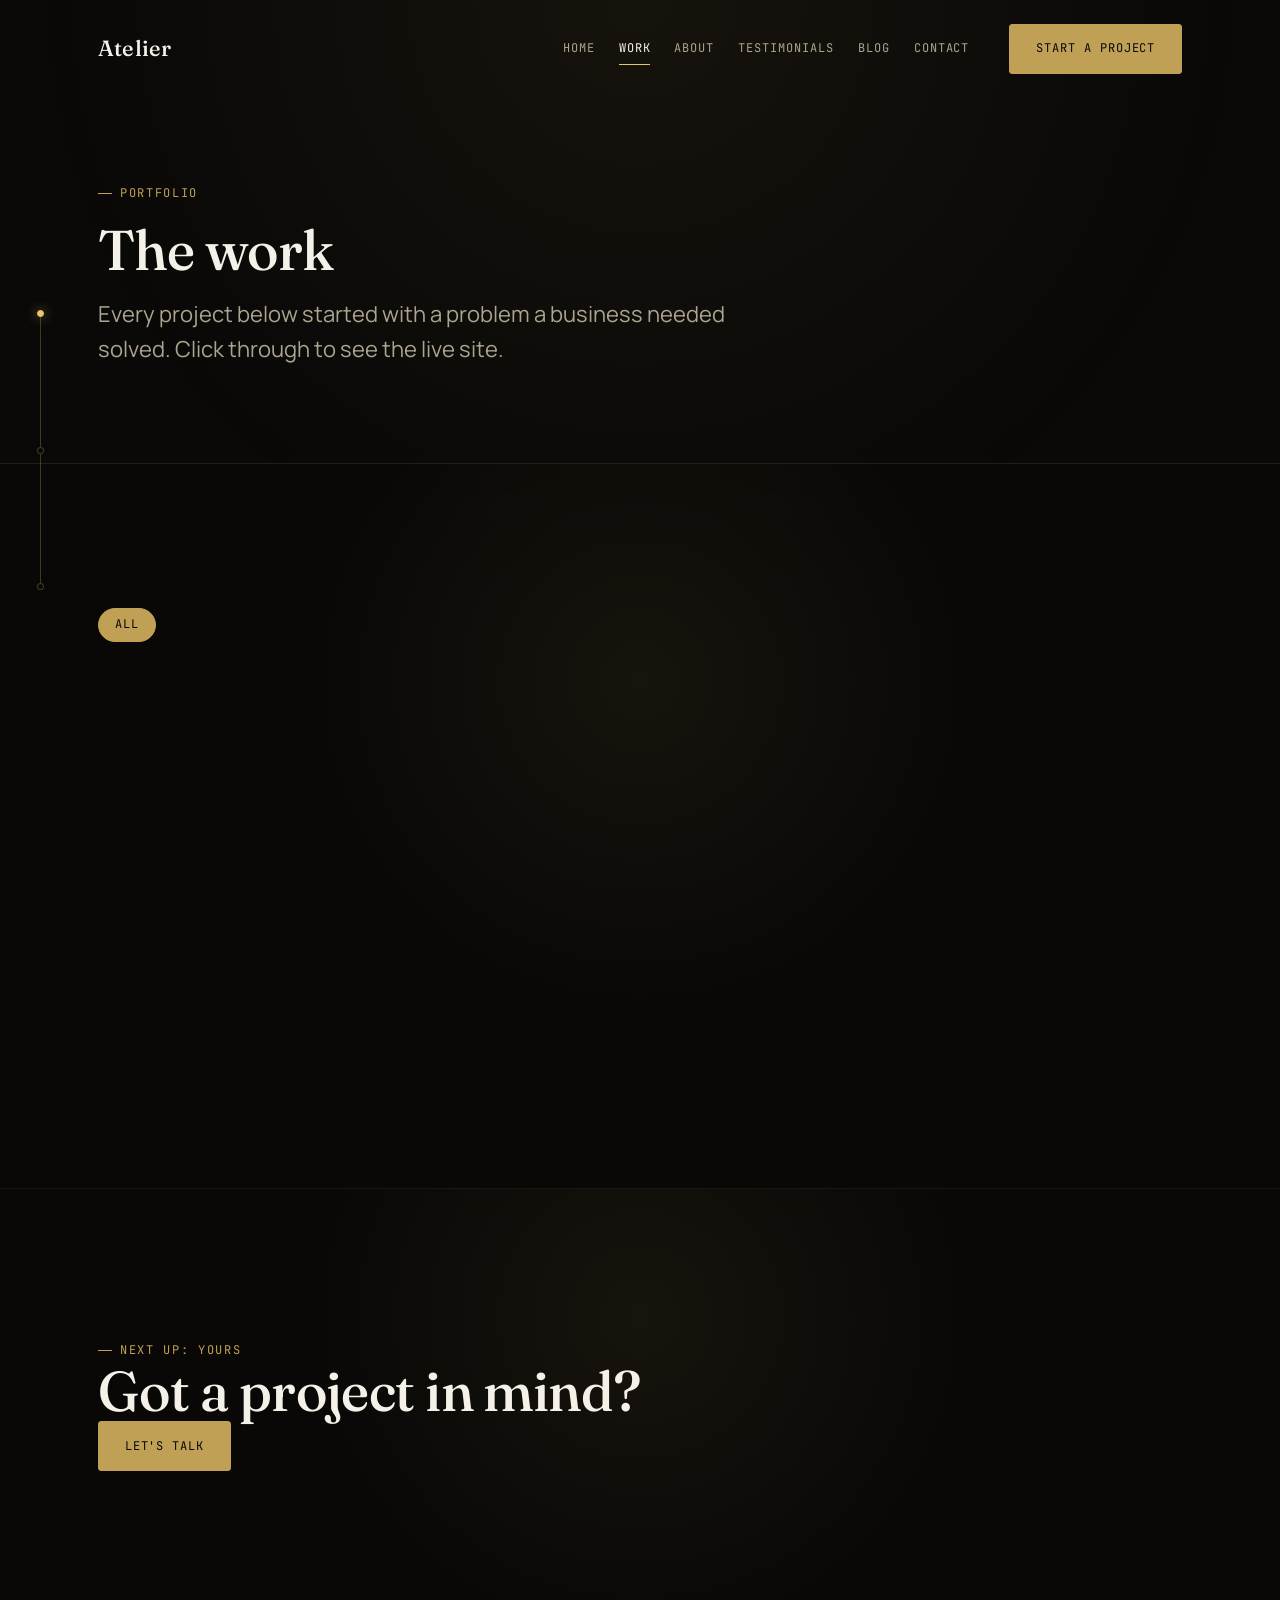
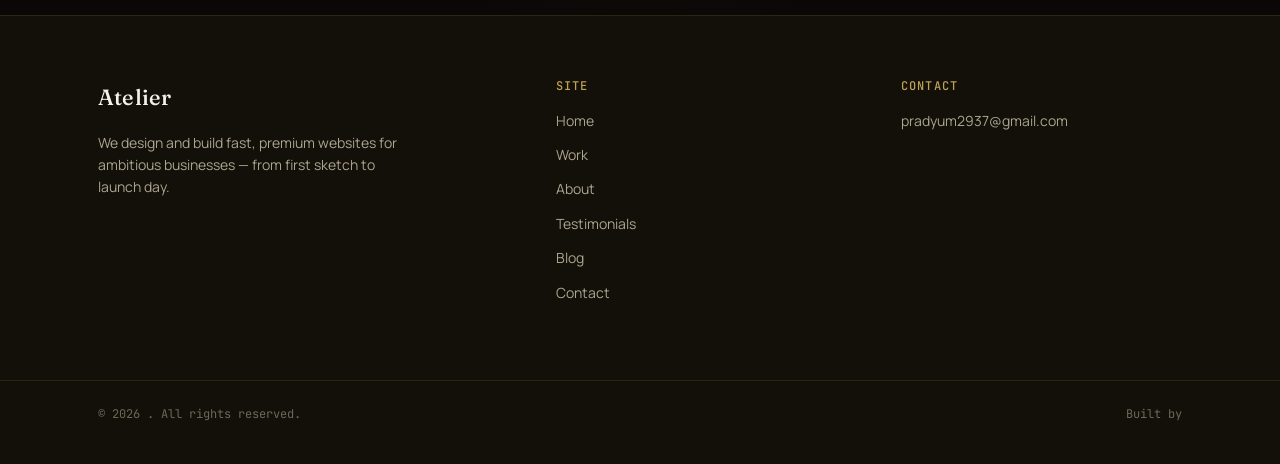
<file: work.html>
<!DOCTYPE html>
<html lang="en">
<head>
  <meta charset="UTF-8" />
  <meta name="viewport" content="width=device-width, initial-scale=1.0" />
  <title>Work</title>
  <link rel="preconnect" href="https://fonts.googleapis.com" />
  <link rel="preconnect" href="https://fonts.gstatic.com" crossorigin />
  <link href="https://fonts.googleapis.com/css2?family=Fraunces:ital,opsz,wght@0,9..144,400;0,9..144,500;1,9..144,400;1,9..144,500&family=Manrope:wght@400;500;600&family=JetBrains+Mono:wght@400;500&display=swap" rel="stylesheet" />
  <link rel="stylesheet" href="assets/css/tokens.css" />
  <link rel="stylesheet" href="assets/css/base.css" />
  <link rel="stylesheet" href="assets/css/components.css" />
  <link rel="stylesheet" href="assets/css/animations.css" />
  <link rel="stylesheet" href="assets/css/pages.css" />
</head>
<body>
  <div id="scroll-progress-mount"></div>
  <header class="site-header" id="site-header"></header>
  <div id="throughline-mount"></div>

  <main>

    <section class="page-hero" data-throughline="hero">
      <div class="container">
        <span class="eyebrow reveal">Portfolio</span>
        <h1 class="reveal" style="--delay:80ms">The work</h1>
        <p class="reveal" style="--delay:160ms">
          Every project below started with a problem a business needed solved.
          Click through to see the live site.
        </p>
      </div>
    </section>

    <section class="section" data-throughline="projects">
      <div class="container">

        <!-- Filter bar — categories are built dynamically from the tags in your data -->
        <div class="filter-bar" id="filter-bar">
          <button class="filter-btn is-active" data-filter="all">All</button>
          <!-- Additional filter buttons injected by work.js -->
        </div>

        <div class="all-projects-grid" id="all-projects-grid">
          <!-- Populated by inline script below -->
        </div>

      </div>
    </section>

    <!-- CTA -->
    <section class="section cta-banner" data-throughline="cta">
      <div class="container">
        <span class="eyebrow reveal">Next up: yours</span>
        <h2 class="reveal" style="--delay:80ms">Got a project in mind?</h2>
        <div class="cta-banner-actions reveal" style="--delay:160ms">
          <a href="contact.html" class="btn btn-primary">Let's talk</a>
        </div>
      </div>
    </section>

  </main>

  <footer class="site-footer" id="site-footer"></footer>

  <script src="assets/js/config.js"></script>
  <script src="assets/js/data-projects.js"></script>
  <script src="assets/js/render-helpers.js"></script>
  <script src="assets/js/layout.js"></script>
  <script src="assets/js/animations.js"></script>
  <script>
    (function () {
      const grid = document.getElementById("all-projects-grid");
      const filterBar = document.getElementById("filter-bar");

      function renderProjects(filter) {
        const list = filter === "all"
          ? PROJECTS
          : PROJECTS.filter((p) => p.category === filter);

        if (!list.length && !PROJECTS.length) {
          grid.innerHTML = emptyStateHTML({
            title: "Your portfolio goes here",
            message: "Open assets/js/data-projects.js, uncomment the example entry, and fill in your project details.",
            hint: "data-projects.js",
          });
          return;
        }

        if (!list.length) {
          grid.innerHTML = emptyStateHTML({
            title: "No projects in this category yet",
            message: "Add more projects to data-projects.js with different categories.",
          });
          return;
        }

        grid.innerHTML = list.map((p, i) => projectCardHTML(p, i)).join("");

        /* Re-trigger reveal for freshly injected cards */
        grid.querySelectorAll(".reveal").forEach((el) => {
          el.classList.remove("is-visible");
          setTimeout(() => el.classList.add("is-visible"), 40);
        });
      }

      /* Build filter buttons from unique categories */
      const categories = [...new Set(PROJECTS.map((p) => p.category).filter(Boolean))];
      categories.forEach((cat) => {
        const btn = document.createElement("button");
        btn.className = "filter-btn";
        btn.dataset.filter = cat;
        btn.textContent = cat;
        filterBar.appendChild(btn);
      });

      filterBar.addEventListener("click", (e) => {
        const btn = e.target.closest(".filter-btn");
        if (!btn) return;
        filterBar.querySelectorAll(".filter-btn").forEach((b) => b.classList.remove("is-active"));
        btn.classList.add("is-active");
        renderProjects(btn.dataset.filter);
      });

      renderProjects("all");
    })();
  </script>
</body>
</html>
</file>
<file: assets/css/tokens.css>
/* ==========================================================================
   DESIGN TOKENS
   This file is the single source of truth for the visual language of the
   site: colors, type, spacing, motion timing. Change a value here and it
   updates everywhere the site uses it. You should rarely need to edit
   anything outside this file to re-skin the site.
   ========================================================================== */

:root {
  /* ---- Color: warm black + brass gold ---- */
  --color-bg: #0a0908;            /* page background */
  --color-bg-elevated: #121009;   /* slightly raised regions (nav, footer) */
  --color-surface: #1a1611;       /* cards, panels */
  --color-surface-hover: #211c15;

  --color-gold: #bfa055;          /* primary accent */
  --color-gold-bright: #e8c766;   /* hover / emphasis */
  --color-gold-dim: rgba(191, 160, 85, 0.35);

  --color-ivory: #f5f1e8;         /* primary text */
  --color-muted: #aca48f;         /* secondary text */
  --color-faint: #6e6757;         /* tertiary text, placeholders */

  --color-border: rgba(191, 160, 85, 0.14);
  --color-border-strong: rgba(191, 160, 85, 0.32);

  --color-success: #8fae7a;
  --color-error: #c4715a;

  /* ---- Type families ---- */
  --font-display: "Fraunces", "Iowan Old Style", Georgia, serif;
  --font-body: "Manrope", -apple-system, "Segoe UI", sans-serif;
  --font-mono: "JetBrains Mono", "SF Mono", Menlo, monospace;

  /* ---- Fluid type scale ---- */
  --text-xs: 0.75rem;
  --text-sm: 0.875rem;
  --text-base: 1rem;
  --text-lg: clamp(1.125rem, 1rem + 0.5vw, 1.375rem);
  --text-xl: clamp(1.375rem, 1.1rem + 1vw, 1.875rem);
  --text-2xl: clamp(1.75rem, 1.3rem + 1.8vw, 2.5rem);
  --text-3xl: clamp(2.25rem, 1.5rem + 3vw, 3.5rem);
  --text-4xl: clamp(2.75rem, 1.6rem + 4.5vw, 5rem);

  /* ---- Spacing scale ---- */
  --space-3xs: 0.25rem;
  --space-2xs: 0.5rem;
  --space-xs: 0.75rem;
  --space-sm: 1rem;
  --space-md: 1.5rem;
  --space-lg: 2.5rem;
  --space-xl: 4rem;
  --space-2xl: 6rem;
  --space-3xl: 9rem;

  /* ---- Layout ---- */
  --content-width: 1180px;
  --content-padding: clamp(1.25rem, 4vw, 3rem);
  --radius-sm: 3px;
  --radius-md: 6px;
  --radius-lg: 14px;

  /* ---- Motion ---- */
  --ease-out: cubic-bezier(0.16, 1, 0.3, 1);
  --ease-in-out: cubic-bezier(0.65, 0, 0.35, 1);
  --duration-fast: 180ms;
  --duration-base: 420ms;
  --duration-slow: 800ms;
}
</file>
<file: assets/css/base.css>
/* ==========================================================================
   BASE
   Reset + foundational typography. No component or page-specific rules
   belong here — see components.css and the per-page stylesheets.
   ========================================================================== */

*,
*::before,
*::after {
  box-sizing: border-box;
  margin: 0;
  padding: 0;
}

html {
  scroll-behavior: smooth;
  -webkit-text-size-adjust: 100%;
}

body {
  background: var(--color-bg);
  color: var(--color-ivory);
  font-family: var(--font-body);
  font-size: var(--text-base);
  line-height: 1.6;
  font-weight: 400;
  -webkit-font-smoothing: antialiased;
  overflow-x: hidden;
}

/* Subtle paper-grain + vignette so the black reads as material, not a hex code */
body::before {
  content: "";
  position: fixed;
  inset: 0;
  pointer-events: none;
  z-index: 0;
  background-image: radial-gradient(
    circle at 50% 0%,
    rgba(191, 160, 85, 0.07),
    transparent 55%
  );
}

img,
svg {
  display: block;
  max-width: 100%;
}

a {
  color: inherit;
  text-decoration: none;
}

ul,
ol {
  list-style: none;
}

button,
input,
textarea,
select {
  font: inherit;
  color: inherit;
  background: none;
  border: none;
}

button {
  cursor: pointer;
}

h1,
h2,
h3,
h4 {
  font-family: var(--font-display);
  font-weight: 500;
  line-height: 1.1;
  letter-spacing: -0.01em;
}

h1 {
  font-size: var(--text-4xl);
}

h2 {
  font-size: var(--text-3xl);
}

h3 {
  font-size: var(--text-xl);
}

p {
  color: var(--color-muted);
}

/* Eyebrow / label text used throughout for hierarchy and wayfinding */
.eyebrow {
  display: inline-flex;
  align-items: center;
  gap: var(--space-2xs);
  font-family: var(--font-mono);
  font-size: var(--text-xs);
  letter-spacing: 0.14em;
  text-transform: uppercase;
  color: var(--color-gold);
}

.eyebrow::before {
  content: "";
  width: 14px;
  height: 1px;
  background: var(--color-gold);
}

/* Visible keyboard focus — never remove */
:focus-visible {
  outline: 1.5px solid var(--color-gold-bright);
  outline-offset: 3px;
  border-radius: var(--radius-sm);
}

::selection {
  background: var(--color-gold-dim);
  color: var(--color-ivory);
}

.container {
  width: 100%;
  max-width: var(--content-width);
  margin-inline: auto;
  padding-inline: var(--content-padding);
}

.visually-hidden {
  position: absolute;
  width: 1px;
  height: 1px;
  overflow: hidden;
  clip: rect(0 0 0 0);
  white-space: nowrap;
}

@media (prefers-reduced-motion: reduce) {
  *,
  *::before,
  *::after {
    animation-duration: 0.001ms !important;
    animation-iteration-count: 1 !important;
    transition-duration: 0.001ms !important;
    scroll-behavior: auto !important;
  }
}
</file>
<file: assets/css/components.css>
/* ==========================================================================
   COMPONENTS
   Reusable pieces shared across every page: nav, footer, buttons, cards,
   forms, badges, the signature scroll-throughline, and empty states.
   ========================================================================== */

/* ---------- Site nav ---------- */
.site-header {
  position: fixed;
  top: 0;
  left: 0;
  right: 0;
  z-index: 100;
  padding-block: var(--space-md);
  transition: padding var(--duration-base) var(--ease-out),
    background var(--duration-base) var(--ease-out),
    border-color var(--duration-base) var(--ease-out);
  border-bottom: 1px solid transparent;
}

.site-header.is-scrolled {
  padding-block: var(--space-xs);
  background: rgba(10, 9, 8, 0.82);
  backdrop-filter: blur(14px);
  -webkit-backdrop-filter: blur(14px);
  border-bottom-color: var(--color-border);
}

.site-header .container {
  display: flex;
  align-items: center;
  justify-content: space-between;
  gap: var(--space-md);
}

.logo {
  display: flex;
  flex-direction: column;
  line-height: 1.1;
}

.logo-name {
  font-family: var(--font-display);
  font-size: var(--text-lg);
  font-weight: 500;
  color: var(--color-ivory);
  letter-spacing: 0.01em;
}

.logo-company {
  font-family: var(--font-mono);
  font-size: 0.65rem;
  letter-spacing: 0.12em;
  text-transform: uppercase;
  color: var(--color-gold);
  margin-top: 2px;
}

.main-nav {
  display: flex;
  align-items: center;
  gap: var(--space-lg);
}

.main-nav__links {
  display: flex;
  gap: var(--space-md);
}

.main-nav__links a {
  position: relative;
  font-family: var(--font-mono);
  font-size: var(--text-xs);
  letter-spacing: 0.08em;
  text-transform: uppercase;
  color: var(--color-muted);
  padding-block: var(--space-3xs);
  transition: color var(--duration-fast) var(--ease-out);
}

.main-nav__links a::after {
  content: "";
  position: absolute;
  left: 0;
  bottom: -2px;
  width: 0;
  height: 1px;
  background: var(--color-gold-bright);
  transition: width var(--duration-base) var(--ease-out);
}

.main-nav__links a:hover,
.main-nav__links a[aria-current="page"] {
  color: var(--color-ivory);
}

.main-nav__links a:hover::after,
.main-nav__links a[aria-current="page"]::after {
  width: 100%;
}

.nav-toggle {
  display: none;
  width: 34px;
  height: 34px;
  flex-direction: column;
  align-items: center;
  justify-content: center;
  gap: 5px;
}

.nav-toggle span {
  width: 20px;
  height: 1px;
  background: var(--color-ivory);
  transition: transform var(--duration-base) var(--ease-out),
    opacity var(--duration-fast) var(--ease-out);
}

@media (max-width: 860px) {
  .main-nav__links {
    position: fixed;
    inset: 0;
    z-index: 90;
    flex-direction: column;
    justify-content: center;
    align-items: center;
    gap: var(--space-lg);
    background: var(--color-bg);
    transform: translateY(-100%);
    transition: transform var(--duration-base) var(--ease-in-out);
  }

  .main-nav__links a {
    font-size: var(--text-lg);
  }

  body.nav-open .main-nav__links {
    transform: translateY(0);
  }

  .nav-toggle {
    display: flex;
    z-index: 95;
  }

  body.nav-open .nav-toggle span:nth-child(1) {
    transform: translateY(6px) rotate(45deg);
  }
  body.nav-open .nav-toggle span:nth-child(2) {
    opacity: 0;
  }
  body.nav-open .nav-toggle span:nth-child(3) {
    transform: translateY(-6px) rotate(-45deg);
  }

  .nav-cta {
    display: none;
  }
}

/* ---------- Buttons ---------- */
.btn {
  display: inline-flex;
  align-items: center;
  gap: var(--space-2xs);
  font-family: var(--font-mono);
  font-size: var(--text-xs);
  letter-spacing: 0.08em;
  text-transform: uppercase;
  padding: 0.9rem 1.6rem;
  border-radius: var(--radius-sm);
  white-space: nowrap;
  transition: transform var(--duration-fast) var(--ease-out),
    box-shadow var(--duration-base) var(--ease-out),
    background var(--duration-base) var(--ease-out),
    border-color var(--duration-base) var(--ease-out),
    color var(--duration-base) var(--ease-out);
}

.btn-primary {
  background: var(--color-gold);
  color: var(--color-bg);
  border: 1px solid var(--color-gold);
}

.btn-primary:hover {
  background: var(--color-gold-bright);
  border-color: var(--color-gold-bright);
  box-shadow: 0 0 0 1px var(--color-gold-bright),
    0 8px 30px -8px rgba(232, 199, 102, 0.45);
  transform: translateY(-1px);
}

.btn-ghost {
  background: transparent;
  color: var(--color-ivory);
  border: 1px solid var(--color-border-strong);
}

.btn-ghost:hover {
  border-color: var(--color-gold-bright);
  color: var(--color-gold-bright);
  transform: translateY(-1px);
}

.btn-text {
  font-family: var(--font-mono);
  font-size: var(--text-xs);
  letter-spacing: 0.08em;
  text-transform: uppercase;
  color: var(--color-gold);
  display: inline-flex;
  align-items: center;
  gap: var(--space-2xs);
  position: relative;
}

.btn-text svg {
  width: 13px;
  height: 13px;
  transition: transform var(--duration-base) var(--ease-out);
}

.btn-text:hover {
  color: var(--color-gold-bright);
}

.btn-text:hover svg {
  transform: translate(3px, -3px);
}

/* ---------- Section scaffolding ---------- */
.section {
  position: relative;
  padding-block: var(--space-3xl);
  border-bottom: 1px solid rgba(255, 255, 255, 0.06);
  overflow: hidden;
  background: rgba(10, 9, 8, 0.72);
  backdrop-filter: blur(18px);
  -webkit-backdrop-filter: blur(18px);
}

.section::before {
  content: "";
  position: absolute;
  inset: 0;
  pointer-events: none;
  background: radial-gradient(480px circle at var(--mx, 50%) var(--my, 30%), rgba(191,160,85,0.08), transparent 70%);
  transition: background 80ms linear;
  z-index: 0;
}

.section > * {
  position: relative;
  z-index: 1;
}

.section:last-of-type {
  border-bottom: none;
}

.section-head {
  max-width: 640px;
  margin-bottom: var(--space-xl);
}

.section-head h2 {
  margin-top: var(--space-sm);
}

.section-head p {
  margin-top: var(--space-sm);
  font-size: var(--text-lg);
}

/* ---------- Cards: project / post / testimonial ---------- */
.card {
  background: var(--color-surface);
  border: 1px solid var(--color-border);
  border-radius: var(--radius-lg);
  transition: border-color var(--duration-base) var(--ease-out),
    transform var(--duration-base) var(--ease-out),
    box-shadow var(--duration-base) var(--ease-out);
}

.card:hover {
  border-color: var(--color-border-strong);
  transform: translateY(-4px);
  box-shadow: 0 24px 50px -24px rgba(0, 0, 0, 0.6);
}

/* Project card — styled like a browser frame, since the product is websites */
.project-card {
  overflow: hidden;
  display: flex;
  flex-direction: column;
}

.project-card__frame {
  aspect-ratio: 16 / 10;
  position: relative;
  background: linear-gradient(160deg, #19150f, #0d0b08);
  border-bottom: 1px solid var(--color-border);
  overflow: hidden;
}

.project-card__chrome {
  display: flex;
  align-items: center;
  gap: 6px;
  padding: 10px 12px;
  border-bottom: 1px solid var(--color-border);
}

.project-card__chrome span {
  width: 6px;
  height: 6px;
  border-radius: 50%;
  background: var(--color-gold-dim);
}

.project-card__image {
  width: 100%;
  height: 100%;
  object-fit: cover;
  transition: transform var(--duration-slow) var(--ease-out);
}

.project-card:hover .project-card__image {
  transform: scale(1.045);
}

.project-card__body {
  padding: var(--space-md);
  display: flex;
  flex-direction: column;
  gap: var(--space-2xs);
  flex: 1;
}

.project-card__tags {
  display: flex;
  flex-wrap: wrap;
  gap: var(--space-3xs);
  margin-top: var(--space-2xs);
}

.tag {
  font-family: var(--font-mono);
  font-size: 0.65rem;
  letter-spacing: 0.06em;
  text-transform: uppercase;
  color: var(--color-muted);
  border: 1px solid var(--color-border);
  border-radius: 999px;
  padding: 0.25rem 0.6rem;
}

.project-card__footer {
  margin-top: auto;
  padding-top: var(--space-sm);
  display: flex;
  align-items: center;
  justify-content: space-between;
}

/* Testimonial card */
.testimonial-card {
  padding: var(--space-lg);
  display: flex;
  flex-direction: column;
  gap: var(--space-md);
}

.testimonial-card__mark {
  font-family: var(--font-display);
  font-size: 2.5rem;
  color: var(--color-gold);
  line-height: 1;
}

.testimonial-card__quote {
  color: var(--color-ivory);
  font-size: var(--text-lg);
  font-family: var(--font-display);
  font-weight: 400;
  font-style: italic;
  line-height: 1.5;
}

.testimonial-card__author {
  display: flex;
  align-items: center;
  gap: var(--space-sm);
  margin-top: auto;
}

.author-avatar {
  width: 42px;
  height: 42px;
  border-radius: 50%;
  background: var(--color-bg-elevated);
  border: 1px solid var(--color-border-strong);
  display: flex;
  align-items: center;
  justify-content: center;
  font-family: var(--font-display);
  color: var(--color-gold);
  flex-shrink: 0;
}

.author-name {
  color: var(--color-ivory);
  font-weight: 600;
  font-size: var(--text-sm);
}

.author-role {
  color: var(--color-muted);
  font-size: var(--text-xs);
}

/* Blog post card */
.post-card {
  display: flex;
  flex-direction: column;
  padding: var(--space-md);
  gap: var(--space-sm);
}

.post-card__meta {
  display: flex;
  gap: var(--space-sm);
  font-family: var(--font-mono);
  font-size: var(--text-xs);
  color: var(--color-muted);
}

.post-card__image {
  aspect-ratio: 16/10;
  border-radius: var(--radius-md);
  background: linear-gradient(160deg, #19150f, #0d0b08);
  border: 1px solid var(--color-border);
  margin-bottom: var(--space-2xs);
  overflow: hidden;
}

.post-card__image img {
  width: 100%;
  height: 100%;
  object-fit: cover;
}

/* ---------- Empty states ---------- */
.empty-state {
  grid-column: 1 / -1;
  border: 1px dashed var(--color-border-strong);
  border-radius: var(--radius-lg);
  padding: var(--space-2xl) var(--space-lg);
  text-align: center;
  display: flex;
  flex-direction: column;
  align-items: center;
  gap: var(--space-sm);
}

.empty-state h3 {
  color: var(--color-ivory);
}

.empty-state p {
  max-width: 440px;
}

.empty-state code {
  font-family: var(--font-mono);
  font-size: var(--text-xs);
  background: var(--color-bg-elevated);
  border: 1px solid var(--color-border);
  padding: 0.2rem 0.5rem;
  border-radius: var(--radius-sm);
  color: var(--color-gold-bright);
}

/* ---------- Forms ---------- */
.form-field {
  display: flex;
  flex-direction: column;
  gap: var(--space-2xs);
  margin-bottom: var(--space-md);
}

.form-field label {
  font-family: var(--font-mono);
  font-size: var(--text-xs);
  letter-spacing: 0.06em;
  text-transform: uppercase;
  color: var(--color-muted);
}

.form-field input,
.form-field textarea {
  background: var(--color-surface);
  border: 1px solid var(--color-border);
  border-radius: var(--radius-sm);
  padding: 0.85rem 1rem;
  color: var(--color-ivory);
  transition: border-color var(--duration-fast) var(--ease-out);
}

.form-field input:focus,
.form-field textarea:focus {
  border-color: var(--color-gold);
  outline: none;
}

.form-field textarea {
  resize: vertical;
  min-height: 140px;
}

.form-note {
  font-size: var(--text-xs);
  color: var(--color-faint);
  margin-top: var(--space-sm);
}

/* ---------- Footer ---------- */
.site-footer {
  background: var(--color-bg-elevated);
  border-top: 1px solid var(--color-border);
  padding-block: var(--space-xl) var(--space-lg);
}

.site-footer .container {
  display: grid;
  grid-template-columns: 1.4fr 1fr 1fr;
  gap: var(--space-xl);
}

.footer-brand p {
  margin-top: var(--space-sm);
  max-width: 320px;
  font-size: var(--text-sm);
}

.footer-col h4 {
  font-family: var(--font-mono);
  font-size: var(--text-xs);
  letter-spacing: 0.1em;
  text-transform: uppercase;
  color: var(--color-gold);
  margin-bottom: var(--space-sm);
  font-weight: 500;
}

.footer-col a,
.footer-col li {
  display: block;
  font-size: var(--text-sm);
  color: var(--color-muted);
  margin-bottom: var(--space-xs);
  transition: color var(--duration-fast) var(--ease-out);
}

.footer-col a:hover {
  color: var(--color-gold-bright);
}

.footer-bottom {
  margin-top: var(--space-xl);
  padding-top: var(--space-md);
  border-top: 1px solid var(--color-border);
}

.footer-bottom .container {
  display: flex;
  justify-content: space-between;
  align-items: center;
  grid-template-columns: none;
  flex-wrap: wrap;
  gap: var(--space-sm);
}

.footer-bottom small {
  font-family: var(--font-mono);
  font-size: var(--text-xs);
  color: var(--color-faint);
}

@media (max-width: 720px) {
  .site-footer .container {
    grid-template-columns: 1fr 1fr;
  }
  .footer-brand {
    grid-column: 1 / -1;
  }
}

/* ---------- Signature element: the throughline ----------
   A vertical gold guide-rail that fills as the visitor scrolls, with
   nodes that light up per section — a literal "guide the visitor"
   device, fitting both the brief and the idea of someone who builds
   structured, well-guided websites. Desktop only; becomes a top
   progress bar on mobile (see .scroll-progress below). */
.throughline {
  position: fixed;
  left: var(--space-lg);
  top: 50%;
  transform: translateY(-50%);
  z-index: 50;
  display: flex;
  flex-direction: column;
  align-items: center;
  gap: 0;
  height: 280px;
}

.throughline__track {
  position: relative;
  width: 1px;
  flex: 1;
  background: var(--color-border-strong);
}

.throughline__fill {
  position: absolute;
  top: 0;
  left: 0;
  width: 100%;
  height: 0%;
  background: linear-gradient(var(--color-gold), var(--color-gold-bright));
  transition: height 80ms linear;
}

.throughline__nodes {
  position: absolute;
  inset: 0;
  display: flex;
  flex-direction: column;
  justify-content: space-between;
}

.throughline__node {
  width: 7px;
  height: 7px;
  border-radius: 50%;
  background: var(--color-bg);
  border: 1px solid var(--color-border-strong);
  transform: translateX(-3px);
  transition: background var(--duration-base) var(--ease-out),
    border-color var(--duration-base) var(--ease-out),
    box-shadow var(--duration-base) var(--ease-out);
}

.throughline__node.is-active {
  background: var(--color-gold-bright);
  border-color: var(--color-gold-bright);
  box-shadow: 0 0 12px rgba(232, 199, 102, 0.6);
}

@media (max-width: 1100px) {
  .throughline {
    display: none;
  }
}

.scroll-progress {
  display: none;
}

@media (max-width: 1100px) {
  .scroll-progress {
    display: block;
    position: fixed;
    top: 0;
    left: 0;
    height: 2px;
    width: 100%;
    z-index: 110;
    background: transparent;
  }
  .scroll-progress__fill {
    height: 100%;
    width: 0%;
    background: linear-gradient(90deg, var(--color-gold), var(--color-gold-bright));
    transition: width 80ms linear;
  }
}
</file>
<file: assets/css/animations.css>
/* ==========================================================================
   ANIMATIONS
   Keyframes + the .reveal utility (toggled by animations.js via
   IntersectionObserver). Kept separate so motion can be tuned or stripped
   out without touching layout files.
   ========================================================================== */

@keyframes fade-up {
  from {
    opacity: 0;
    transform: translateY(22px);
  }
  to {
    opacity: 1;
    transform: translateY(0);
  }
}

@keyframes fade-in {
  from {
    opacity: 0;
  }
  to {
    opacity: 1;
  }
}

@keyframes draw-line {
  from {
    transform: scaleX(0);
  }
  to {
    transform: scaleX(1);
  }
}

@keyframes drift {
  0%,
  100% {
    transform: translate(0, 0);
  }
  50% {
    transform: translate(14px, -10px);
  }
}

@keyframes blink {
  0%,
  100% {
    opacity: 1;
  }
  50% {
    opacity: 0;
  }
}

/* Elements start hidden, then animate in once .is-visible is added */
.reveal {
  opacity: 0;
  transform: translateY(22px);
  transition: opacity var(--duration-slow) var(--ease-out),
    transform var(--duration-slow) var(--ease-out);
}

.reveal.is-visible {
  opacity: 1;
  transform: translateY(0);
}

/* Stagger children of a revealed group via inline --delay custom property */
.reveal[style*="--delay"] {
  transition-delay: var(--delay, 0ms);
}

.reveal-line {
  transform: scaleX(0);
  transform-origin: left;
  transition: transform 900ms var(--ease-out);
}

.reveal-line.is-visible {
  transform: scaleX(1);
}

@media (prefers-reduced-motion: reduce) {
  .reveal,
  .reveal-line {
    opacity: 1;
    transform: none;
    transition: none;
  }
}
</file>
<file: assets/css/home.css>
/* ==========================================================================
   HOME PAGE STYLES
   ========================================================================== */

.hero {
  position: relative;
  min-height: 100svh;
  display: flex;
  align-items: center;
  padding-top: 6rem;
  overflow: hidden;
}

.hero-glow {
  position: relative;
  width: 100%;
}

.hero-glow::before {
  content: "";
  position: absolute;
  inset: 0;
  pointer-events: none;
  background: radial-gradient(480px circle at var(--mx, 50%) var(--my, 30%), rgba(191,160,85,0.12), transparent 70%);
  transition: background 80ms linear;
  z-index: 0;
}

.hero .container {
  position: relative;
  z-index: 1;
  display: grid;
  grid-template-columns: 1.1fr 0.9fr;
  gap: var(--space-xl);
  align-items: center;
}

.hero-eyebrow { margin-bottom: var(--space-md); }

.hero h1 { max-width: 16ch; }

.hero h1 em {
  font-style: italic;
  color: var(--color-gold-bright);
}

.hero-sub {
  margin-top: var(--space-md);
  font-size: var(--text-lg);
  max-width: 46ch;
}

.hero-actions {
  margin-top: var(--space-lg);
  display: flex;
  gap: var(--space-sm);
  flex-wrap: wrap;
}

.hero-badges {
  margin-top: var(--space-xl);
  display: flex;
  flex-wrap: wrap;
  gap: var(--space-md) var(--space-lg);
}

.hero-badge {
  display: flex;
  align-items: center;
  gap: var(--space-2xs);
  font-family: var(--font-mono);
  font-size: var(--text-xs);
  color: var(--color-muted);
}

.hero-badge::before {
  content: "";
  width: 5px;
  height: 5px;
  border-radius: 50%;
  background: var(--color-gold);
}

@media (max-width: 900px) {
  .hero .container { grid-template-columns: 1fr; }
}

/* Trust strip */
.trust-strip {
  padding-block: var(--space-lg);
  border-bottom: 1px solid var(--color-border);
}

.trust-strip .container {
  display: flex;
  flex-wrap: wrap;
  justify-content: space-between;
  gap: var(--space-md);
}

.trust-item {
  font-family: var(--font-mono);
  font-size: var(--text-xs);
  letter-spacing: 0.04em;
  color: var(--color-muted);
}

/* Work grid */
.work-grid {
  display: grid;
  grid-template-columns: repeat(3, 1fr);
  gap: var(--space-lg);
}

@media (max-width: 980px) { .work-grid { grid-template-columns: 1fr 1fr; } }
@media (max-width: 660px) { .work-grid { grid-template-columns: 1fr; } }

/* Process strip */
.process-grid {
  display: grid;
  grid-template-columns: repeat(3, 1fr);
  gap: var(--space-lg);
}

.process-step {
  padding-top: var(--space-md);
  border-top: 1px solid var(--color-border-strong);
}

.process-step .eyebrow { margin-bottom: var(--space-sm); }
.process-step p { margin-top: var(--space-2xs); }

@media (max-width: 760px) { .process-grid { grid-template-columns: 1fr; } }

/* Testimonial preview */
.testimonial-grid {
  display: grid;
  grid-template-columns: repeat(2, 1fr);
  gap: var(--space-lg);
}

@media (max-width: 760px) { .testimonial-grid { grid-template-columns: 1fr; } }

/* CTA banner */
.cta-banner { text-align: center; padding-block: var(--space-2xl); }
.cta-banner h2 { max-width: 18ch; margin-inline: auto; }
.cta-banner-actions {
  margin-top: var(--space-lg);
  display: flex;
  justify-content: center;
  gap: var(--space-sm);
  flex-wrap: wrap;
}
</file>
<file: assets/css/pages.css>
/* ==========================================================================
   INNER PAGES — Work, About, Testimonials, Blog, Contact
   ========================================================================== */

/* ---- Page hero (shared by all inner pages) ---- */
.page-hero {
  padding-top: calc(5rem + var(--space-2xl));
  padding-bottom: var(--space-2xl);
  border-bottom: 1px solid var(--color-border);
}

.page-hero .eyebrow { margin-bottom: var(--space-sm); }

.page-hero h1 {
  font-size: var(--text-3xl);
  max-width: 18ch;
}

.page-hero p {
  margin-top: var(--space-sm);
  font-size: var(--text-lg);
  max-width: 52ch;
}

/* ---- Work / Portfolio page ---- */
.filter-bar {
  display: flex;
  align-items: center;
  gap: var(--space-2xs);
  flex-wrap: wrap;
  margin-bottom: var(--space-xl);
}

.filter-btn {
  font-family: var(--font-mono);
  font-size: var(--text-xs);
  letter-spacing: 0.07em;
  text-transform: uppercase;
  color: var(--color-muted);
  border: 1px solid var(--color-border);
  border-radius: 999px;
  padding: 0.4rem 1rem;
  transition: color var(--duration-fast) var(--ease-out),
              border-color var(--duration-fast) var(--ease-out),
              background var(--duration-fast) var(--ease-out);
}

.filter-btn:hover,
.filter-btn.is-active {
  color: var(--color-bg);
  background: var(--color-gold);
  border-color: var(--color-gold);
}

.all-projects-grid {
  display: grid;
  grid-template-columns: repeat(3, 1fr);
  gap: var(--space-lg);
}

@media (max-width: 1000px) { .all-projects-grid { grid-template-columns: 1fr 1fr; } }
@media (max-width: 640px) { .all-projects-grid { grid-template-columns: 1fr; } }

/* ---- About page ---- */
.about-layout {
  display: grid;
  grid-template-columns: 1fr 1fr;
  gap: var(--space-2xl);
  align-items: start;
}

.about-portrait {
  aspect-ratio: 4/5;
  border-radius: var(--radius-lg);
  background: var(--color-surface);
  border: 1px solid var(--color-border);
  overflow: hidden;
  position: sticky;
  top: calc(5rem + var(--space-md));
}

.about-portrait img {
  width: 100%;
  height: 100%;
  object-fit: cover;
}

.about-portrait-placeholder {
  width: 100%;
  height: 100%;
  display: flex;
  align-items: center;
  justify-content: center;
  flex-direction: column;
  gap: var(--space-sm);
  color: var(--color-faint);
  font-family: var(--font-mono);
  font-size: var(--text-xs);
}

.about-body h2 {
  font-size: var(--text-2xl);
  margin-bottom: var(--space-md);
  margin-top: var(--space-xl);
}

.about-body h2:first-child { margin-top: 0; }

.about-body p + p { margin-top: var(--space-sm); }

.about-intro {
  font-size: var(--text-lg);
  color: var(--color-ivory) !important;
  margin-bottom: var(--space-lg);
}

.skills-grid {
  display: grid;
  grid-template-columns: 1fr 1fr;
  gap: var(--space-sm);
  margin-top: var(--space-md);
}

.skill-pill {
  background: var(--color-surface);
  border: 1px solid var(--color-border);
  border-radius: var(--radius-sm);
  padding: var(--space-sm) var(--space-md);
  font-family: var(--font-mono);
  font-size: var(--text-xs);
  color: var(--color-muted);
  letter-spacing: 0.05em;
}

.values-list {
  display: flex;
  flex-direction: column;
  gap: var(--space-md);
  margin-top: var(--space-md);
}

.value-item {
  padding-left: var(--space-md);
  border-left: 2px solid var(--color-gold);
}

.value-item h4 {
  font-family: var(--font-body);
  font-size: var(--text-base);
  font-weight: 600;
  color: var(--color-ivory);
}

.value-item p { margin-top: var(--space-3xs); font-size: var(--text-sm); }

.about-cta { margin-top: var(--space-xl); display: flex; gap: var(--space-sm); }

@media (max-width: 860px) {
  .about-layout { grid-template-columns: 1fr; }
  .about-portrait { position: static; aspect-ratio: 3/2; }
}

/* ---- Testimonials page ---- */
.all-testimonials-grid {
  display: grid;
  grid-template-columns: repeat(2, 1fr);
  gap: var(--space-lg);
}

@media (max-width: 740px) { .all-testimonials-grid { grid-template-columns: 1fr; } }

.star-row {
  display: flex;
  gap: 3px;
  margin-bottom: var(--space-sm);
}

.star-row span {
  color: var(--color-gold-bright);
  font-size: 0.85rem;
}

/* ---- Blog page ---- */
.blog-grid {
  display: grid;
  grid-template-columns: repeat(3, 1fr);
  gap: var(--space-lg);
}

@media (max-width: 900px) { .blog-grid { grid-template-columns: 1fr 1fr; } }
@media (max-width: 580px) { .blog-grid { grid-template-columns: 1fr; } }

/* ---- Contact page ---- */
.contact-layout {
  display: grid;
  grid-template-columns: 1fr 1.2fr;
  gap: var(--space-2xl);
  align-items: start;
}

.contact-info { position: sticky; top: calc(5rem + var(--space-md)); }
.contact-info h2 { font-size: var(--text-2xl); }
.contact-info p { margin-top: var(--space-sm); font-size: var(--text-lg); }

.contact-detail-list {
  margin-top: var(--space-xl);
  display: flex;
  flex-direction: column;
  gap: var(--space-lg);
}

.contact-detail {
  display: flex;
  flex-direction: column;
  gap: var(--space-3xs);
}

.contact-detail__label {
  font-family: var(--font-mono);
  font-size: var(--text-xs);
  letter-spacing: 0.1em;
  text-transform: uppercase;
  color: var(--color-gold);
}

.contact-detail__value {
  color: var(--color-ivory);
  font-size: var(--text-base);
}

.contact-detail__value a {
  color: var(--color-ivory);
  transition: color var(--duration-fast) var(--ease-out);
}

.contact-detail__value a:hover { color: var(--color-gold-bright); }

.contact-form-card {
  background: var(--color-surface);
  border: 1px solid var(--color-border);
  border-radius: var(--radius-lg);
  padding: var(--space-xl);
}

.contact-form-card h3 {
  font-size: var(--text-xl);
  margin-bottom: var(--space-lg);
}

.form-row {
  display: grid;
  grid-template-columns: 1fr 1fr;
  gap: var(--space-md);
}

.form-success {
  display: none;
  text-align: center;
  padding: var(--space-2xl) var(--space-lg);
}

.form-success.is-shown { display: flex; flex-direction: column; align-items: center; gap: var(--space-sm); }

.form-success__icon {
  width: 48px;
  height: 48px;
  border-radius: 50%;
  border: 1.5px solid var(--color-gold);
  display: flex;
  align-items: center;
  justify-content: center;
  color: var(--color-gold);
  font-size: 1.4rem;
  margin-bottom: var(--space-sm);
}

.form-success h3 { font-size: var(--text-xl); }

@media (max-width: 840px) {
  .contact-layout { grid-template-columns: 1fr; }
  .contact-info { position: static; }
  .form-row { grid-template-columns: 1fr; }
}
</file>
